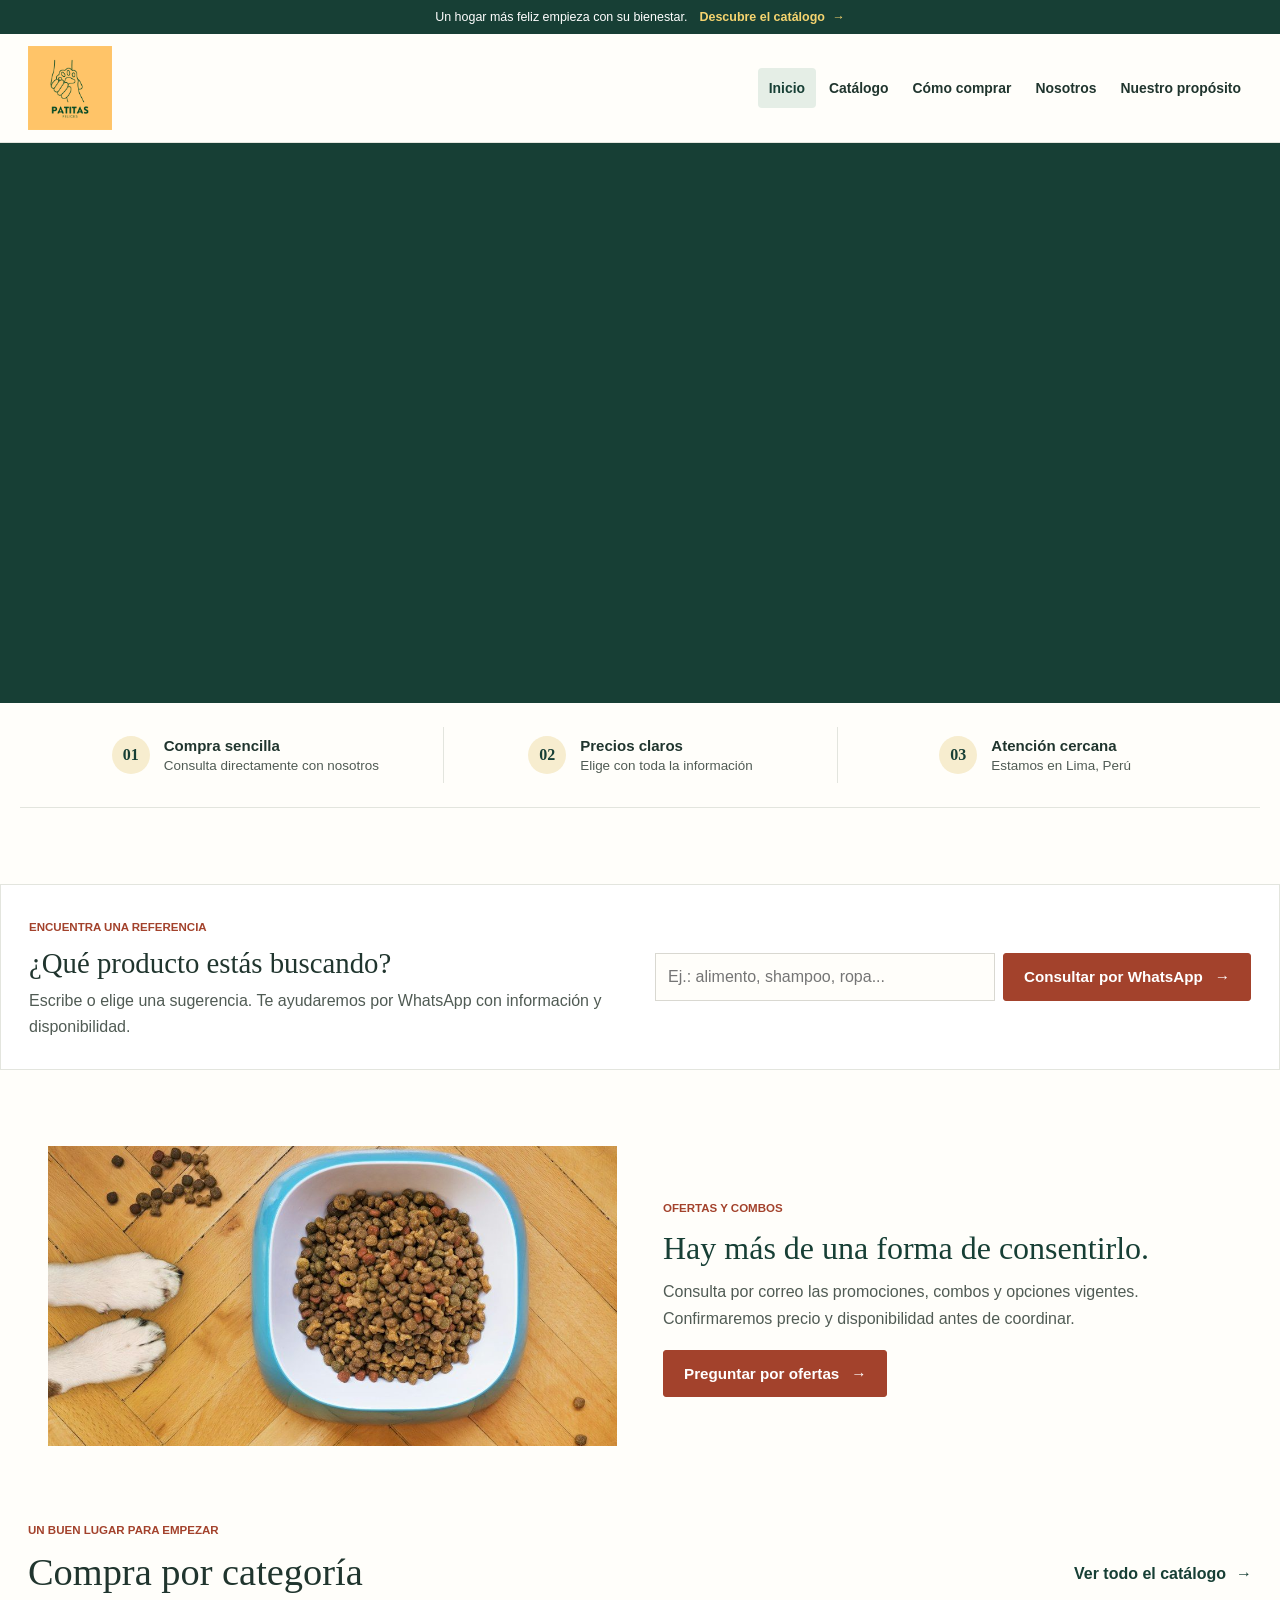
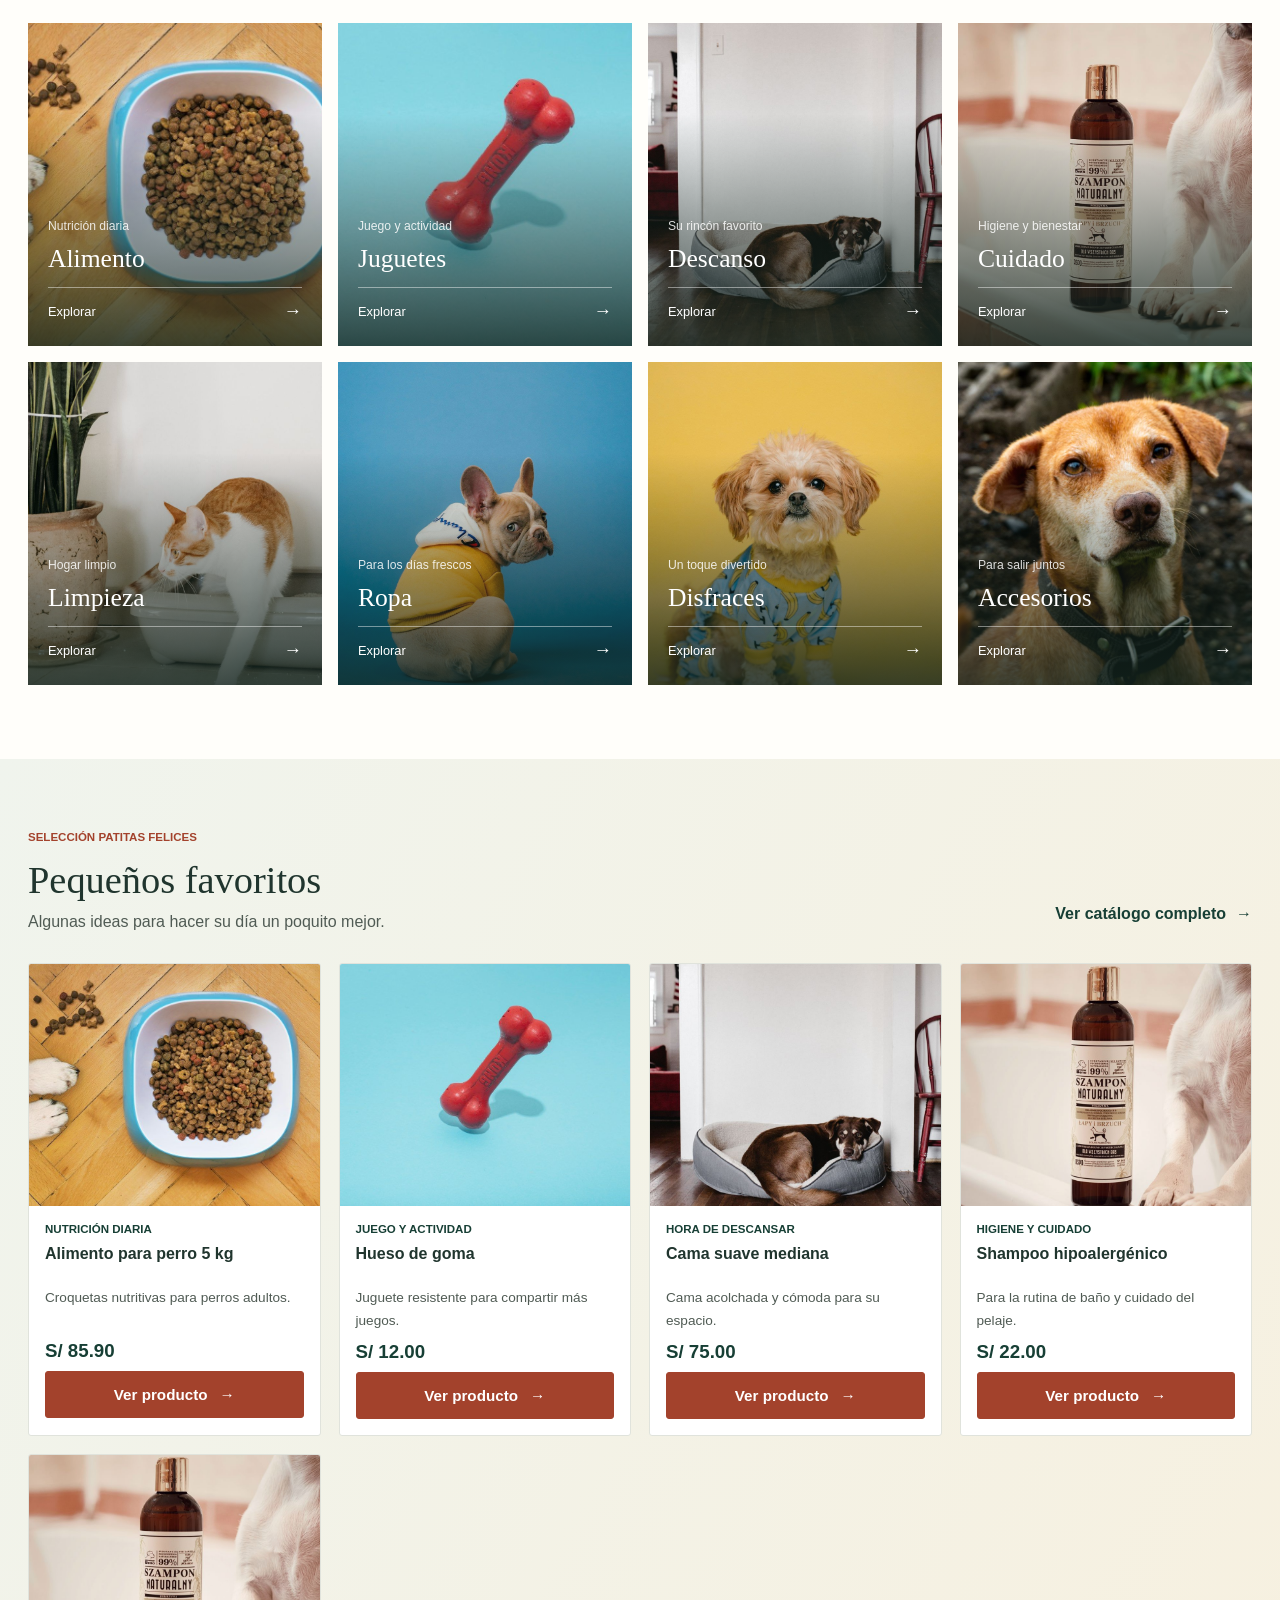
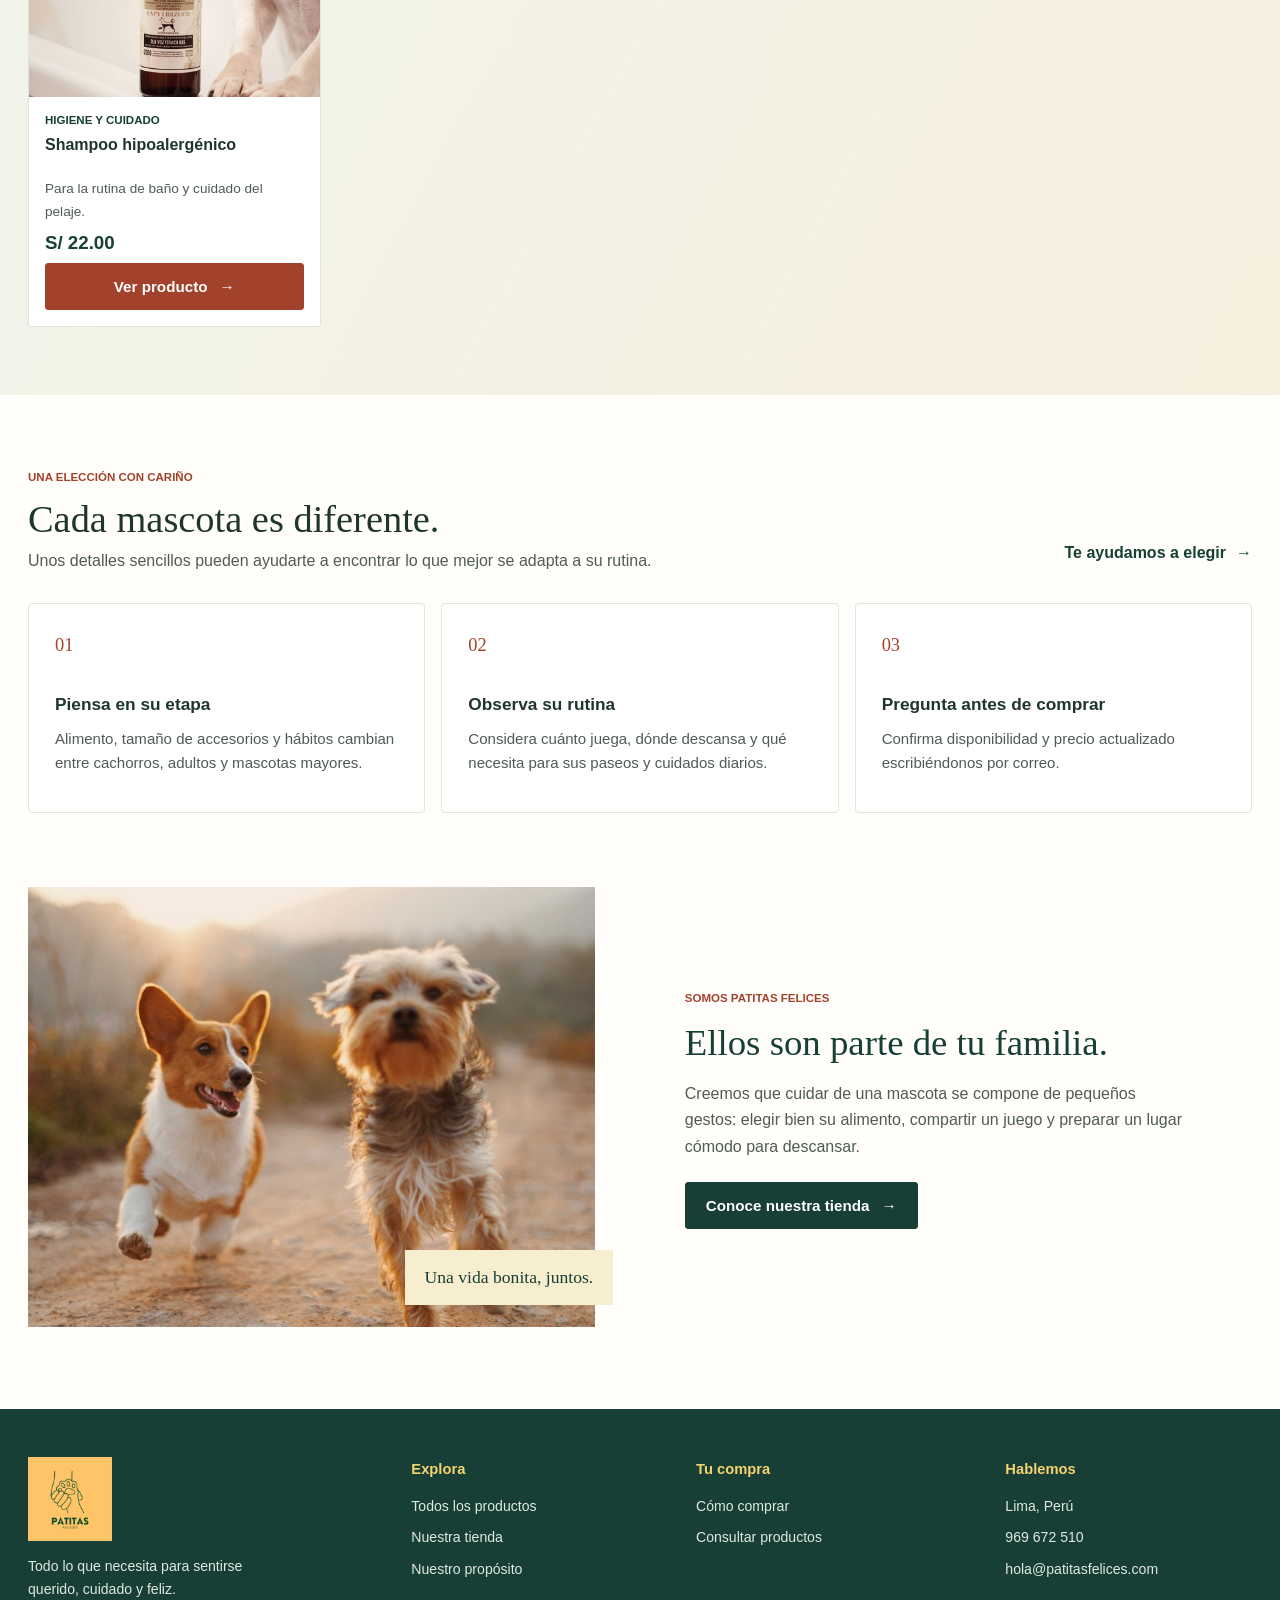
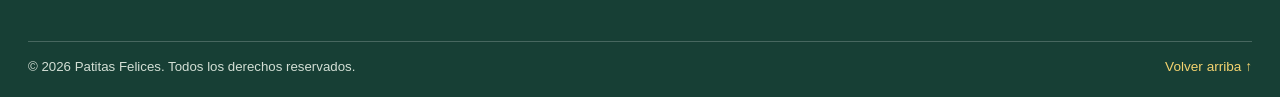
<file: index.html>
<!DOCTYPE html>
<html lang="es">
<head>
  <meta charset="UTF-8">
  <meta name="viewport" content="width=device-width, initial-scale=1">
  <meta name="theme-color" content="#173f35">
  <meta name="description" content="Alimento, juegos y productos de cuidado para tu mascota en Patitas Felices.">
  <title>Patitas Felices | Todo para su bienestar</title>
  <link rel="stylesheet" href="css/estilos.css">
</head>
<body id="top">
<div class="barra-aviso" role="region" aria-label="Aviso de la tienda"><span>Un hogar más feliz empieza con su bienestar.</span><a href="catalogo.html">Descubre el catálogo <span aria-hidden="true">→</span></a></div>
<header>
  <nav class="navbar" aria-label="Navegación principal">
    <a href="index.html" class="logo" aria-label="Patitas Felices, inicio"><img src="img/logo-small.png" alt="Patitas Felices"></a>
    <ul id="menu">
      <li><a href="index.html" class="activo" aria-current="page">Inicio</a></li>
      <li><a href="catalogo.html">Catálogo</a></li>
      <li><a href="como-comprar.html">Cómo comprar</a></li>
      <li><a href="nosotros.html">Nosotros</a></li>
      <li><a href="mision-vision.html">Nuestro propósito</a></li>
    </ul>
  </nav>
</header>
<main>
  <section class="slider" aria-label="Bienvenida">
    <div class="slide slide-perro activa" id="slide-inicio">
      <img class="slide-image" src="img/slider/slide-1-mobile.jpg" alt="Cachorro golden sentado con una hoja en la boca" width="750" height="1202" decoding="async" fetchpriority="high">
      <div class="hero-copy"><span class="sobretitulo">PATITAS FELICES · LIMA</span><h1>Su mundo merece lo mejor.</h1><p>Alimento, juego y cuidado para acompañar cada momento junto a tu mejor amigo.</p><a href="catalogo.html" class="btn">Explorar productos <span aria-hidden="true">→</span></a></div>
      <nav class="controles-slider" aria-label="Controles del slider"><a href="#slide-paseo" aria-label="Imagen anterior">← Anterior</a><a href="#slide-gato" aria-label="Siguiente imagen">Siguiente →</a></nav>
    </div>
    <div class="slide slide-gato" id="slide-gato">
      <img class="slide-image" src="img/slider/slide-2.jpg" alt="Gato blanco y negro con las patas apoyadas sobre una caja" width="1000" height="688" decoding="async" fetchpriority="low">
      <div class="hero-copy"><span class="sobretitulo">UN UNIVERSO FELINO</span><h1>Para cada ronroneo, un mimo.</h1><p>Descubre opciones para acompañar sus juegos, sus siestas y sus pequeños rituales de cada día.</p><a href="catalogo.html#accesorios" class="btn">Explorar productos para gatos <span aria-hidden="true">→</span></a></div>
      <nav class="controles-slider" aria-label="Controles del slider"><a href="#slide-inicio" aria-label="Imagen anterior">← Anterior</a><a href="#slide-paseo" aria-label="Siguiente imagen">Siguiente →</a></nav>
    </div>
    <div class="slide slide-paseo" id="slide-paseo">
      <img class="slide-image" src="img/slider/slide-3.jpg" alt="Dos perros caminando juntos al aire libre" width="1000" height="668" decoding="async" fetchpriority="low">
      <div class="hero-copy"><span class="sobretitulo">CUIDAR ES QUERER</span><h1>Bienestar para todos sus días.</h1><p>Encuentra alimento, accesorios y detalles que hacen más felices sus momentos contigo.</p><a href="catalogo.html" class="btn">Ver el catálogo <span aria-hidden="true">→</span></a></div>
      <nav class="controles-slider" aria-label="Controles del slider"><a href="#slide-gato" aria-label="Imagen anterior">← Anterior</a><a href="#slide-inicio" aria-label="Siguiente imagen">Siguiente →</a></nav>
    </div>
  </section>

  <section class="beneficios" aria-label="Nuestra tienda">
    <div><span aria-hidden="true">01</span><p><strong>Compra sencilla</strong><br>Consulta directamente con nosotros</p></div>
    <div><span aria-hidden="true">02</span><p><strong>Precios claros</strong><br>Elige con toda la información</p></div>
    <div><span aria-hidden="true">03</span><p><strong>Atención cercana</strong><br>Estamos en Lima, Perú</p></div>
  </section>

  <section class="contenedor buscador-portada" aria-labelledby="buscar-inicio-titulo"><div><span class="sobretitulo">ENCUENTRA UNA REFERENCIA</span><h2 id="buscar-inicio-titulo" class="titulo">¿Qué producto estás buscando?</h2><p>Escribe o elige una sugerencia. Te ayudaremos por WhatsApp con información y disponibilidad.</p></div><form action="https://wa.me/51969672510" method="get"><label class="solo-lectores" for="buscar-inicio">Producto o categoría</label><input id="buscar-inicio" name="text" type="search" list="sugerencias-inicio" placeholder="Ej.: alimento, shampoo, ropa..." required><datalist id="sugerencias-inicio"><option value="Alimento para perro"><option value="Alimento para gato"><option value="Hueso de goma"><option value="Arena sanitaria"><option value="Shampoo para perro"><option value="Cama para mascota"><option value="Rascador para gato"><option value="Ropa para perro"><option value="Disfraz para mascota"><option value="Collar para perro"></datalist><button class="btn" type="submit">Consultar por WhatsApp <span aria-hidden="true">→</span></button></form></section>

  <section class="contenedor ofertas-home" id="ofertas"><div class="ofertas-foto"><img src="img/productos/producto-1.jpg" alt="Alimento para mascotas servido en un plato" loading="lazy"></div><div class="ofertas-copy"><span class="sobretitulo">OFERTAS Y COMBOS</span><h2>Hay más de una forma de consentirlo.</h2><p>Consulta por correo las promociones, combos y opciones vigentes. Confirmaremos precio y disponibilidad antes de coordinar.</p><a class="btn" href="mailto:hola@patitasfelices.com?subject=Consulta%20por%20ofertas%20y%20combos">Preguntar por ofertas <span aria-hidden="true">→</span></a></div></section>

  <section class="contenedor seccion-categorias">
    <div class="encabezado-seccion"><div><span class="sobretitulo">UN BUEN LUGAR PARA EMPEZAR</span><h2 class="titulo">Compra por categoría</h2></div><a class="enlace-fuerte" href="catalogo.html">Ver todo el catálogo <span aria-hidden="true">→</span></a></div>
    <div class="categorias-grid">
      <a class="categoria categoria-alimento" href="catalogo.html#alimentos"><img src="img/productos/producto-1.jpg" alt="Alimento para perros" loading="lazy"><span class="categoria-copy"><small>Nutrición diaria</small><strong>Alimento</strong><span>Explorar <b aria-hidden="true">→</b></span></span></a>
      <a class="categoria categoria-juego" href="catalogo.html#juguetes"><img src="img/productos/producto-3.jpg" alt="Juguete para mascotas" loading="lazy"><span class="categoria-copy"><small>Juego y actividad</small><strong>Juguetes</strong><span>Explorar <b aria-hidden="true">→</b></span></span></a>
      <a class="categoria categoria-descanso" href="catalogo.html#descanso"><img src="img/productos/producto-cama.jpg" alt="Perro descansando en una cama" loading="lazy"><span class="categoria-copy"><small>Su rincón favorito</small><strong>Descanso</strong><span>Explorar <b aria-hidden="true">→</b></span></span></a>
      <a class="categoria categoria-cuidado" href="catalogo.html#cuidado"><img src="img/productos/producto-shampoo.jpg" alt="Shampoo para perro y rutina de baño" loading="lazy"><span class="categoria-copy"><small>Higiene y bienestar</small><strong>Cuidado</strong><span>Explorar <b aria-hidden="true">→</b></span></span></a>
      <a class="categoria categoria-limpieza" href="catalogo.html#limpieza"><img src="img/productos/producto-arena.jpg" alt="Gato usando una bandeja sanitaria" loading="lazy"><span class="categoria-copy"><small>Hogar limpio</small><strong>Limpieza</strong><span>Explorar <b aria-hidden="true">→</b></span></span></a>
      <a class="categoria categoria-ropa" href="catalogo.html#ropa"><img src="img/productos/producto-8.jpg" alt="Perro con ropa de abrigo" loading="lazy"><span class="categoria-copy"><small>Para los días frescos</small><strong>Ropa</strong><span>Explorar <b aria-hidden="true">→</b></span></span></a>
      <a class="categoria categoria-disfraces" href="catalogo.html#disfraces"><img src="img/productos/producto-disfraz.jpg" alt="Perro pequeño con pijama estampada" loading="lazy"><span class="categoria-copy"><small>Un toque divertido</small><strong>Disfraces</strong><span>Explorar <b aria-hidden="true">→</b></span></span></a>
      <a class="categoria categoria-accesorios" href="catalogo.html#accesorios"><img src="img/productos/producto-collar.jpg" alt="Perro usando un collar" loading="lazy"><span class="categoria-copy"><small>Para salir juntos</small><strong>Accesorios</strong><span>Explorar <b aria-hidden="true">→</b></span></span></a>
    </div>
  </section>

  <section class="franja-tienda">
    <div class="contenedor">
      <div class="encabezado-seccion"><div><span class="sobretitulo">SELECCIÓN PATITAS FELICES</span><h2 class="titulo">Pequeños favoritos</h2><p>Algunas ideas para hacer su día un poquito mejor.</p></div><a class="enlace-fuerte" href="catalogo.html">Ver catálogo completo <span aria-hidden="true">→</span></a></div>
      <div class="productos">
        <article class="producto"><a class="img-producto" href="catalogo.html#alimentos"><img src="img/productos/producto-1.jpg" alt="Alimento para perro de cinco kilos" loading="lazy"></a><p class="etiqueta-producto">Nutrición diaria</p><h3>Alimento para perro 5 kg</h3><p>Croquetas nutritivas para perros adultos.</p><p class="precio">S/ 85.90</p><a class="btn" href="catalogo.html#alimentos">Ver producto <span aria-hidden="true">→</span></a></article>
        <article class="producto"><a class="img-producto" href="catalogo.html#juguetes"><img src="img/productos/producto-3.jpg" alt="Hueso de goma para mascotas" loading="lazy"></a><p class="etiqueta-producto">Juego y actividad</p><h3>Hueso de goma</h3><p>Juguete resistente para compartir más juegos.</p><p class="precio">S/ 12.00</p><a class="btn" href="catalogo.html#juguetes">Ver producto <span aria-hidden="true">→</span></a></article>
        <article class="producto"><a class="img-producto" href="catalogo.html#descanso"><img src="img/productos/producto-cama.jpg" alt="Cama suave mediana para mascota" loading="lazy"></a><p class="etiqueta-producto">Hora de descansar</p><h3>Cama suave mediana</h3><p>Cama acolchada y cómoda para su espacio.</p><p class="precio">S/ 75.00</p><a class="btn" href="catalogo.html#descanso">Ver producto <span aria-hidden="true">→</span></a></article>
        <article class="producto"><a class="img-producto" href="catalogo.html#cuidado"><img src="img/productos/producto-shampoo.jpg" alt="Shampoo para perro junto a un perro" loading="lazy"></a><p class="etiqueta-producto">Higiene y cuidado</p><h3>Shampoo hipoalergénico</h3><p>Para la rutina de baño y cuidado del pelaje.</p><p class="precio">S/ 22.00</p><a class="btn" href="catalogo.html#cuidado">Ver producto <span aria-hidden="true">→</span></a></article>
        <article class="producto"><a class="img-producto" href="catalogo.html#cuidado"><img src="img/productos/producto-shampoo.jpg" alt="Shampoo para perro junto a un perro" loading="lazy"></a><p class="etiqueta-producto">Higiene y cuidado</p><h3>Shampoo hipoalergénico</h3><p>Para la rutina de baño y cuidado del pelaje.</p><p class="precio">S/ 22.00</p><a class="btn" href="catalogo.html#cuidado">Ver producto <span aria-hidden="true">→</span></a></article>
      </div>
    </div>
  </section>

  <section class="contenedor guia-rapida">
    <div class="encabezado-seccion"><div><span class="sobretitulo">UNA ELECCIÓN CON CARIÑO</span><h2 class="titulo">Cada mascota es diferente.</h2><p>Unos detalles sencillos pueden ayudarte a encontrar lo que mejor se adapta a su rutina.</p></div><a class="enlace-fuerte" href="como-comprar.html">Te ayudamos a elegir <span aria-hidden="true">→</span></a></div>
    <div class="tarjetas"><article class="tarjeta"><span aria-hidden="true">01</span><h3>Piensa en su etapa</h3><p>Alimento, tamaño de accesorios y hábitos cambian entre cachorros, adultos y mascotas mayores.</p></article><article class="tarjeta"><span aria-hidden="true">02</span><h3>Observa su rutina</h3><p>Considera cuánto juega, dónde descansa y qué necesita para sus paseos y cuidados diarios.</p></article><article class="tarjeta"><span aria-hidden="true">03</span><h3>Pregunta antes de comprar</h3><p>Confirma disponibilidad y precio actualizado escribiéndonos por correo.</p></article></div>
  </section>

  <section class="contenedor bloque-marca">
    <div class="bloque-marca-foto"><img src="img/slider/slide-3.jpg" alt="Una mascota disfrutando de un día al aire libre" loading="lazy"><span>Una vida bonita, juntos.</span></div>
    <div class="bloque-marca-copy"><span class="sobretitulo">SOMOS PATITAS FELICES</span><h2>Ellos son parte de tu familia.</h2><p>Creemos que cuidar de una mascota se compone de pequeños gestos: elegir bien su alimento, compartir un juego y preparar un lugar cómodo para descansar.</p><a class="btn btn-verde" href="nosotros.html">Conoce nuestra tienda <span aria-hidden="true">→</span></a></div>
  </section>
</main>
<footer>
  <div class="footer-cols">
    <div class="footer-marca"><a href="index.html" class="logo"><img src="img/logo-small.png" alt="Patitas Felices"></a><p>Todo lo que necesita para sentirse querido, cuidado y feliz.</p></div>
    <div><h3>Explora</h3><a href="catalogo.html">Todos los productos</a><a href="nosotros.html">Nuestra tienda</a><a href="mision-vision.html">Nuestro propósito</a></div>
    <div><h3>Tu compra</h3><a href="como-comprar.html">Cómo comprar</a><a href="catalogo.html">Consultar productos</a></div>
    <div><h3>Hablemos</h3><p>Lima, Perú</p><a href="tel:+51969672510">969 672 510</a><a href="mailto:hola@patitasfelices.com">hola@patitasfelices.com</a></div>
  </div>
  <div class="footer-base"><p class="copy">© 2026 Patitas Felices. Todos los derechos reservados.</p><a href="#top" class="volver-arriba">Volver arriba ↑</a></div>
</footer>
<script src="contacto.js" defer></script>
</body>
</html>
</file>
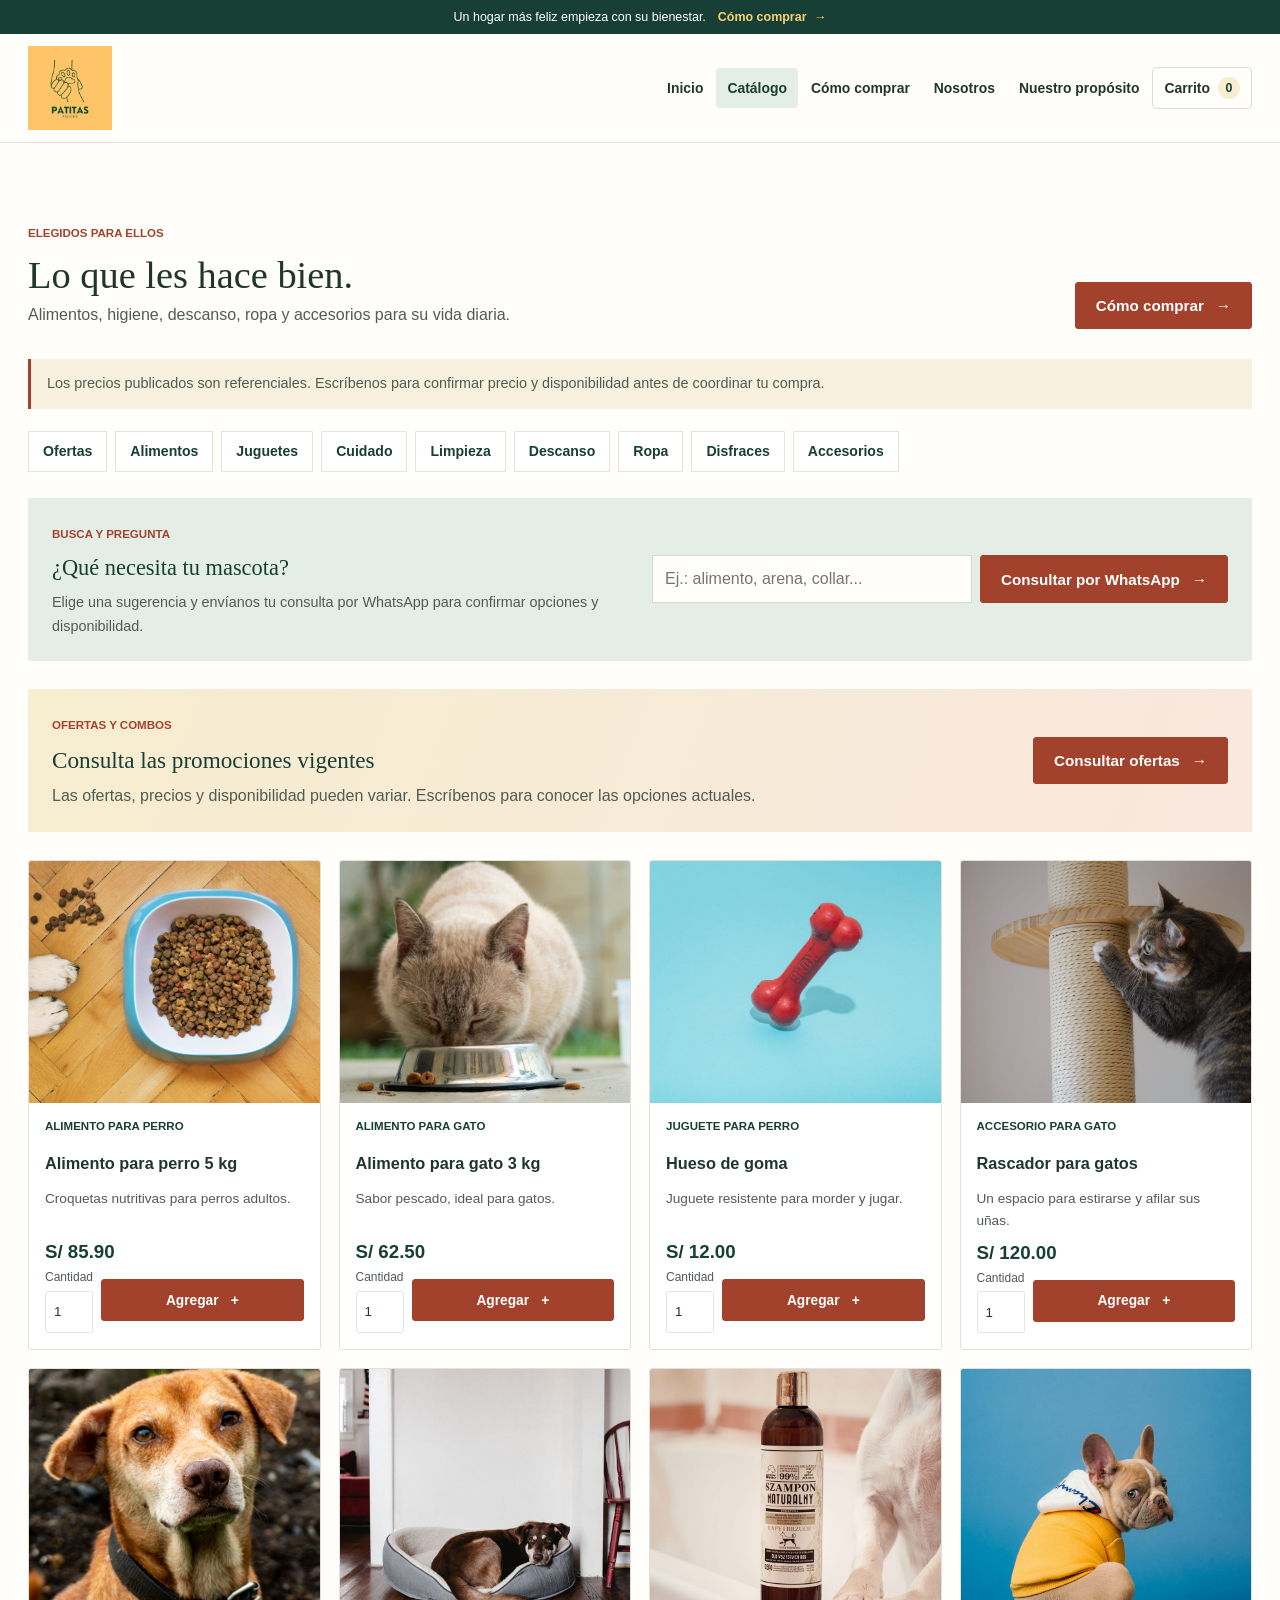
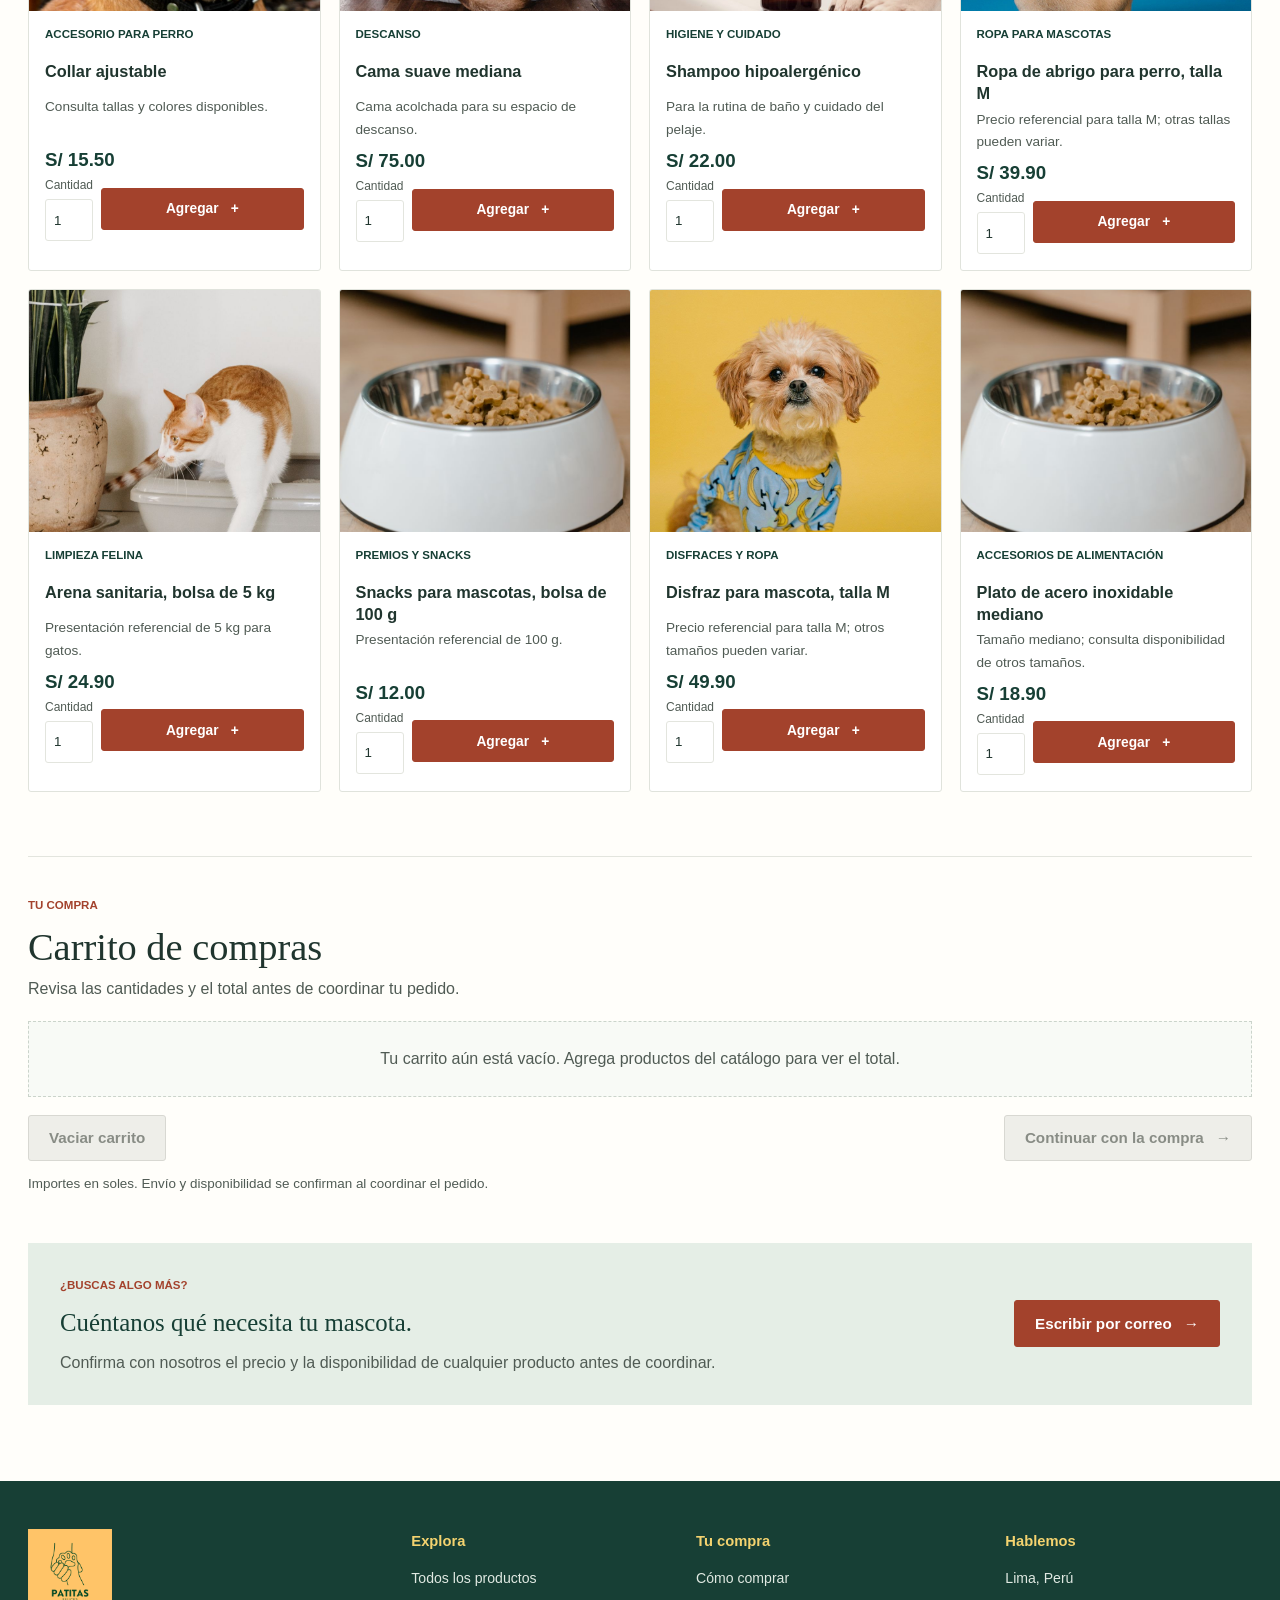
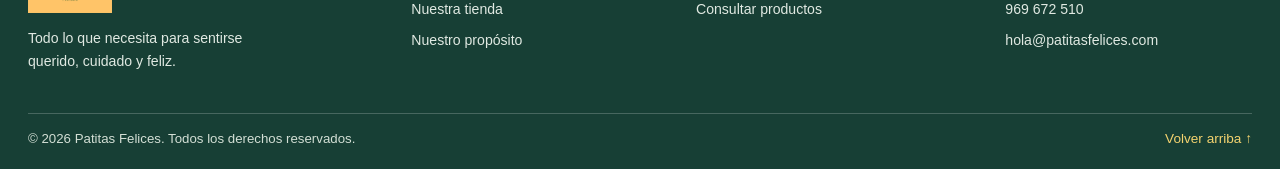
<file: catalogo.html>
<!DOCTYPE html>
<html lang="es">
<head>
  <meta charset="UTF-8">
  <meta name="viewport" content="width=device-width, initial-scale=1">
  <meta name="theme-color" content="#173f35">
  <meta name="description" content="Explora alimentos, juguetes y productos de cuidado para mascotas en Patitas Felices.">
  <title>Catálogo | Patitas Felices</title>
  <link rel="stylesheet" href="css/estilos.css">
</head>
<body id="top">
<div class="barra-aviso" role="region" aria-label="Aviso de la tienda"><span>Un hogar más feliz empieza con su bienestar.</span><a href="como-comprar.html">Cómo comprar <span aria-hidden="true">→</span></a></div>
<header><nav class="navbar" aria-label="Navegación principal">
  <a href="index.html" class="logo" aria-label="Patitas Felices, inicio"><img src="img/logo-small.png" alt="Patitas Felices"></a>
  <ul id="menu"><li><a href="index.html">Inicio</a></li><li><a href="catalogo.html" class="activo" aria-current="page">Catálogo</a></li><li><a href="como-comprar.html">Cómo comprar</a></li><li><a href="nosotros.html">Nosotros</a></li><li><a href="mision-vision.html">Nuestro propósito</a></li><li><a class="carrito" href="#carrito">Carrito <span id="contador-carrito" class="contador-carrito" aria-label="0 productos">0</span></a></li></ul>
</nav></header>
<main>
  <section class="contenedor">
    <div class="encabezado-catalogo"><div><span class="sobretitulo">ELEGIDOS PARA ELLOS</span><h1 class="titulo">Lo que les hace bien.</h1><p>Alimentos, higiene, descanso, ropa y accesorios para su vida diaria.</p></div><a class="btn" href="como-comprar.html">Cómo comprar <span aria-hidden="true">→</span></a></div>
    <p class="nota-catalogo">Los precios publicados son referenciales. Escríbenos para confirmar precio y disponibilidad antes de coordinar tu compra.</p>
    <nav class="filtros-estaticos" aria-label="Categorías del catálogo"><a href="#ofertas">Ofertas</a><a href="#alimentos">Alimentos</a><a href="#juguetes">Juguetes</a><a href="#cuidado">Cuidado</a><a href="#limpieza">Limpieza</a><a href="#descanso">Descanso</a><a href="#ropa">Ropa</a><a href="#disfraces">Disfraces</a><a href="#accesorios">Accesorios</a></nav>
    <section class="buscador-catalogo" aria-labelledby="buscador-titulo"><div><span class="sobretitulo">BUSCA Y PREGUNTA</span><h2 id="buscador-titulo">¿Qué necesita tu mascota?</h2><p>Elige una sugerencia y envíanos tu consulta por WhatsApp para confirmar opciones y disponibilidad.</p></div><form action="https://wa.me/51969672510" method="get"><label class="solo-lectores" for="buscar-producto">Nombre o tipo de producto</label><input id="buscar-producto" name="text" type="search" list="productos-sugeridos" placeholder="Ej.: alimento, arena, collar..." required><datalist id="productos-sugeridos"><option value="Alimento para perro"><option value="Alimento para gato"><option value="Snacks para mascotas"><option value="Arena sanitaria para gato"><option value="Shampoo para perro"><option value="Cama para mascota"><option value="Rascador para gato"><option value="Ropa para perro"><option value="Disfraz para mascota"><option value="Collar para perro"></datalist><button class="btn" type="submit">Consultar por WhatsApp <span aria-hidden="true">→</span></button></form></section>
    <section class="ofertas-catalogo" id="ofertas"><div><span class="sobretitulo">OFERTAS Y COMBOS</span><h2>Consulta las promociones vigentes</h2><p>Las ofertas, precios y disponibilidad pueden variar. Escríbenos para conocer las opciones actuales.</p></div><a class="btn" href="mailto:hola@patitasfelices.com?subject=Consulta%20por%20ofertas%20y%20combos">Consultar ofertas <span aria-hidden="true">→</span></a></section>
    <div class="productos">
      <article class="producto" id="alimentos"><div class="img-producto"><img src="img/productos/producto-1.jpg" alt="Alimento para perro 5 kg" loading="lazy"></div><p class="etiqueta-producto">Alimento para perro</p><h2>Alimento para perro 5 kg</h2><p>Croquetas nutritivas para perros adultos.</p><p class="precio">S/ 85.90</p><a class="btn" href="mailto:hola@patitasfelices.com?subject=Consulta%20por%20alimento%20para%20perro">Consultar producto <span aria-hidden="true">→</span></a></article>
      <article class="producto"><div class="img-producto"><img src="img/productos/producto-gato-comiendo.jpg" alt="Gato comiendo alimento de su plato" loading="lazy"></div><p class="etiqueta-producto">Alimento para gato</p><h2>Alimento para gato 3 kg</h2><p>Sabor pescado, ideal para gatos.</p><p class="precio">S/ 62.50</p><a class="btn" href="mailto:hola@patitasfelices.com?subject=Consulta%20por%20alimento%20para%20gato">Consultar producto <span aria-hidden="true">→</span></a></article>
      <article class="producto" id="juguetes"><div class="img-producto"><img src="img/productos/producto-3.jpg" alt="Hueso de goma rojo para perro" loading="lazy"></div><p class="etiqueta-producto">Juguete para perro</p><h2>Hueso de goma</h2><p>Juguete resistente para morder y jugar.</p><p class="precio">S/ 12.00</p><a class="btn" href="mailto:hola@patitasfelices.com?subject=Consulta%20por%20hueso%20de%20goma">Consultar producto <span aria-hidden="true">→</span></a></article>
      <article class="producto"><div class="img-producto"><img src="img/productos/producto-rascador.jpg" alt="Gato usando un rascador de cuerda" loading="lazy"></div><p class="etiqueta-producto">Accesorio para gato</p><h2>Rascador para gatos</h2><p>Un espacio para estirarse y afilar sus uñas.</p><p class="precio">S/ 120.00</p><a class="btn" href="mailto:hola@patitasfelices.com?subject=Consulta%20por%20rascador">Consultar producto <span aria-hidden="true">→</span></a></article>
      <article class="producto" id="accesorios"><div class="img-producto"><img src="img/productos/producto-collar.jpg" alt="Perro con collar ajustable" loading="lazy"></div><p class="etiqueta-producto">Accesorio para perro</p><h2>Collar ajustable</h2><p>Consulta tallas y colores disponibles.</p><p class="precio">S/ 15.50</p><a class="btn" href="mailto:hola@patitasfelices.com?subject=Consulta%20por%20collar%20para%20perro">Consultar producto <span aria-hidden="true">→</span></a></article>
      <article class="producto" id="descanso"><div class="img-producto"><img src="img/productos/producto-cama.jpg" alt="Perro descansando en una cama acolchada" loading="lazy"></div><p class="etiqueta-producto">Descanso</p><h2>Cama suave mediana</h2><p>Cama acolchada para su espacio de descanso.</p><p class="precio">S/ 75.00</p><a class="btn" href="mailto:hola@patitasfelices.com?subject=Consulta%20por%20cama%20suave">Consultar producto <span aria-hidden="true">→</span></a></article>
      <article class="producto" id="cuidado"><div class="img-producto"><img src="img/productos/producto-shampoo.jpg" alt="Frasco de shampoo para perro junto a un perro" loading="lazy"></div><p class="etiqueta-producto">Higiene y cuidado</p><h2>Shampoo hipoalergénico</h2><p>Para la rutina de baño y cuidado del pelaje.</p><p class="precio">S/ 22.00</p><a class="btn" href="mailto:hola@patitasfelices.com?subject=Consulta%20por%20shampoo">Consultar producto <span aria-hidden="true">→</span></a></article>
      <article class="producto" id="ropa"><div class="img-producto"><img src="img/productos/producto-8.jpg" alt="Perro usando una prenda amarilla" loading="lazy"></div><p class="etiqueta-producto">Ropa para mascotas</p><h2>Ropa de abrigo para perro, talla M</h2><p>Precio referencial para talla M; otras tallas pueden variar.</p><p class="precio">S/ 39.90</p><a class="btn" href="#carrito">Agregar al carrito <span aria-hidden="true">+</span></a></article>
      <article class="producto" id="limpieza"><div class="img-producto"><img src="img/productos/producto-arena.jpg" alt="Gato junto a su bandeja sanitaria" loading="lazy"></div><p class="etiqueta-producto">Limpieza felina</p><h2>Arena sanitaria, bolsa de 5 kg</h2><p>Presentación referencial de 5 kg para gatos.</p><p class="precio">S/ 24.90</p><a class="btn" href="#carrito">Agregar al carrito <span aria-hidden="true">+</span></a></article>
      <article class="producto"><div class="img-producto"><img src="img/productos/producto-snacks.jpg" alt="Premios de alimento seco para perros" loading="lazy"></div><p class="etiqueta-producto">Premios y snacks</p><h2>Snacks para mascotas, bolsa de 100 g</h2><p>Presentación referencial de 100 g.</p><p class="precio">S/ 12.00</p><a class="btn" href="#carrito">Agregar al carrito <span aria-hidden="true">+</span></a></article>
      <article class="producto" id="disfraces"><div class="img-producto"><img src="img/productos/producto-disfraz.jpg" alt="Perro pequeño usando pijama estampada" loading="lazy"></div><p class="etiqueta-producto">Disfraces y ropa</p><h2>Disfraz para mascota, talla M</h2><p>Precio referencial para talla M; otros tamaños pueden variar.</p><p class="precio">S/ 49.90</p><a class="btn" href="#carrito">Agregar al carrito <span aria-hidden="true">+</span></a></article>
      <article class="producto"><div class="img-producto"><img src="img/productos/producto-snacks.jpg" alt="Plato de acero inoxidable para mascotas" loading="lazy"></div><p class="etiqueta-producto">Accesorios de alimentación</p><h2>Plato de acero inoxidable mediano</h2><p>Tamaño mediano; consulta disponibilidad de otros tamaños.</p><p class="precio">S/ 18.90</p><a class="btn" href="#carrito">Agregar al carrito <span aria-hidden="true">+</span></a></article>
    </div>
    <section id="carrito" class="carrito-catalogo" aria-labelledby="carrito-titulo">
      <div class="encabezado-seccion"><div><span class="sobretitulo">TU COMPRA</span><h2 id="carrito-titulo" class="titulo">Carrito de compras</h2><p>Revisa las cantidades y el total antes de coordinar tu pedido.</p></div></div>
      <p id="carrito-vacio" class="carrito-vacio">Tu carrito aún está vacío. Agrega productos del catálogo para ver el total.</p>
      <div class="tabla-scroll"><table id="tabla-carrito" class="tabla tabla-carrito" hidden>
        <thead><tr><th scope="col">Producto</th><th scope="col">Precio</th><th scope="col">Cantidad</th><th scope="col">Subtotal</th><th scope="col"><span class="solo-lectores">Acciones</span></th></tr></thead>
        <tbody id="carrito-productos"></tbody>
        <tfoot><tr class="fila-total"><th colspan="3" scope="row">Total</th><td id="carrito-total">S/ 0.00</td><td></td></tr></tfoot>
      </table></div>
      <div class="acciones-carrito"><button id="vaciar-carrito" class="btn btn-gris" type="button" disabled>Vaciar carrito</button><button id="finalizar-carrito" class="btn btn-verde" type="button" disabled>Continuar con la compra <span aria-hidden="true">→</span></button></div>
      <form id="formulario-pedido" class="formulario-pedido" hidden>
        <div class="formulario-pedido-intro"><h3>Datos para coordinar tu pedido</h3><p>Te contactaremos para confirmar disponibilidad, envío y pago antes de cerrar la compra.</p></div>
        <label for="cliente-nombre">Nombre completo</label><input id="cliente-nombre" name="nombre" type="text" autocomplete="name" maxlength="100" required>
        <label for="cliente-telefono">Teléfono de contacto</label><input id="cliente-telefono" name="telefono" type="tel" autocomplete="tel" inputmode="tel" pattern="[0-9()+ -]{7,20}" title="Ingresa un teléfono válido, usando números, espacios o +()-." required>
        <label for="cliente-correo">Correo electrónico <span>(opcional)</span></label><input id="cliente-correo" name="correo" type="email" autocomplete="email">
        <label for="metodo-entrega">¿Cómo deseas recibirlo?</label><select id="metodo-entrega" name="entrega" required><option value="">Selecciona una opción</option><option value="Recojo en tienda">Recojo en tienda</option><option value="Envío a domicilio">Envío a domicilio</option></select>
        <fieldset id="datos-direccion" class="datos-direccion" hidden><legend>Dirección de entrega</legend><label for="cliente-direccion">Dirección</label><input id="cliente-direccion" name="direccion" type="text" autocomplete="street-address" maxlength="180"><label for="cliente-distrito">Distrito</label><input id="cliente-distrito" name="distrito" type="text" autocomplete="address-level2" maxlength="80"></fieldset>
        <label for="metodo-pago">Método de pago preferido</label><select id="metodo-pago" name="pago" required><option value="">Selecciona una opción</option><option value="Por coordinar con la tienda">Por coordinar con la tienda</option><option value="Transferencia (sujeta a confirmación)">Transferencia (sujeta a confirmación)</option><option value="Otro (detallado en observaciones)">Otro (detallado en observaciones)</option></select>
        <label for="pedido-notas">Indicaciones <span>(opcional)</span></label><textarea id="pedido-notas" name="indicaciones" rows="3" maxlength="400" placeholder="Referencias de entrega u otra información"></textarea>
        <p class="aviso-pedido">El total mostrado no incluye envío. La tienda confirmará existencias, importe final y forma de pago por WhatsApp; completar este formulario no realiza un cobro.</p>
        <button class="btn btn-verde" type="submit">Enviar solicitud de pedido por WhatsApp <span aria-hidden="true">→</span></button>
      </form>
      <p class="nota-total">Importes en soles. Envío y disponibilidad se confirman al coordinar el pedido.</p>
      <p id="carrito-anuncio" class="solo-lectores" aria-live="polite"></p>
    </section>
    <section class="consulta-catalogo" aria-labelledby="consulta-title"><div><span class="sobretitulo">¿BUSCAS ALGO MÁS?</span><h2 id="consulta-title">Cuéntanos qué necesita tu mascota.</h2><p>Confirma con nosotros el precio y la disponibilidad de cualquier producto antes de coordinar.</p></div><a class="btn" href="mailto:hola@patitasfelices.com?subject=Consulta%20sobre%20productos">Escribir por correo <span aria-hidden="true">→</span></a></section>
  </section>
</main>
<footer><div class="footer-cols">
  <div class="footer-marca"><a href="index.html" class="logo"><img src="img/logo-small.png" alt="Patitas Felices"></a><p>Todo lo que necesita para sentirse querido, cuidado y feliz.</p></div>
  <div><h3>Explora</h3><a href="catalogo.html">Todos los productos</a><a href="nosotros.html">Nuestra tienda</a><a href="mision-vision.html">Nuestro propósito</a></div>
  <div><h3>Tu compra</h3><a href="como-comprar.html">Cómo comprar</a><a href="catalogo.html">Consultar productos</a></div>
  <div><h3>Hablemos</h3><p>Lima, Perú</p><a href="tel:+51969672510">969 672 510</a><a href="mailto:hola@patitasfelices.com">hola@patitasfelices.com</a></div>
</div><div class="footer-base"><p class="copy">© 2026 Patitas Felices. Todos los derechos reservados.</p><a href="#top" class="volver-arriba">Volver arriba ↑</a></div></footer>
<script src="carrito.js" defer></script>
<script src="contacto.js" defer></script>
</body>
</html>
</file>
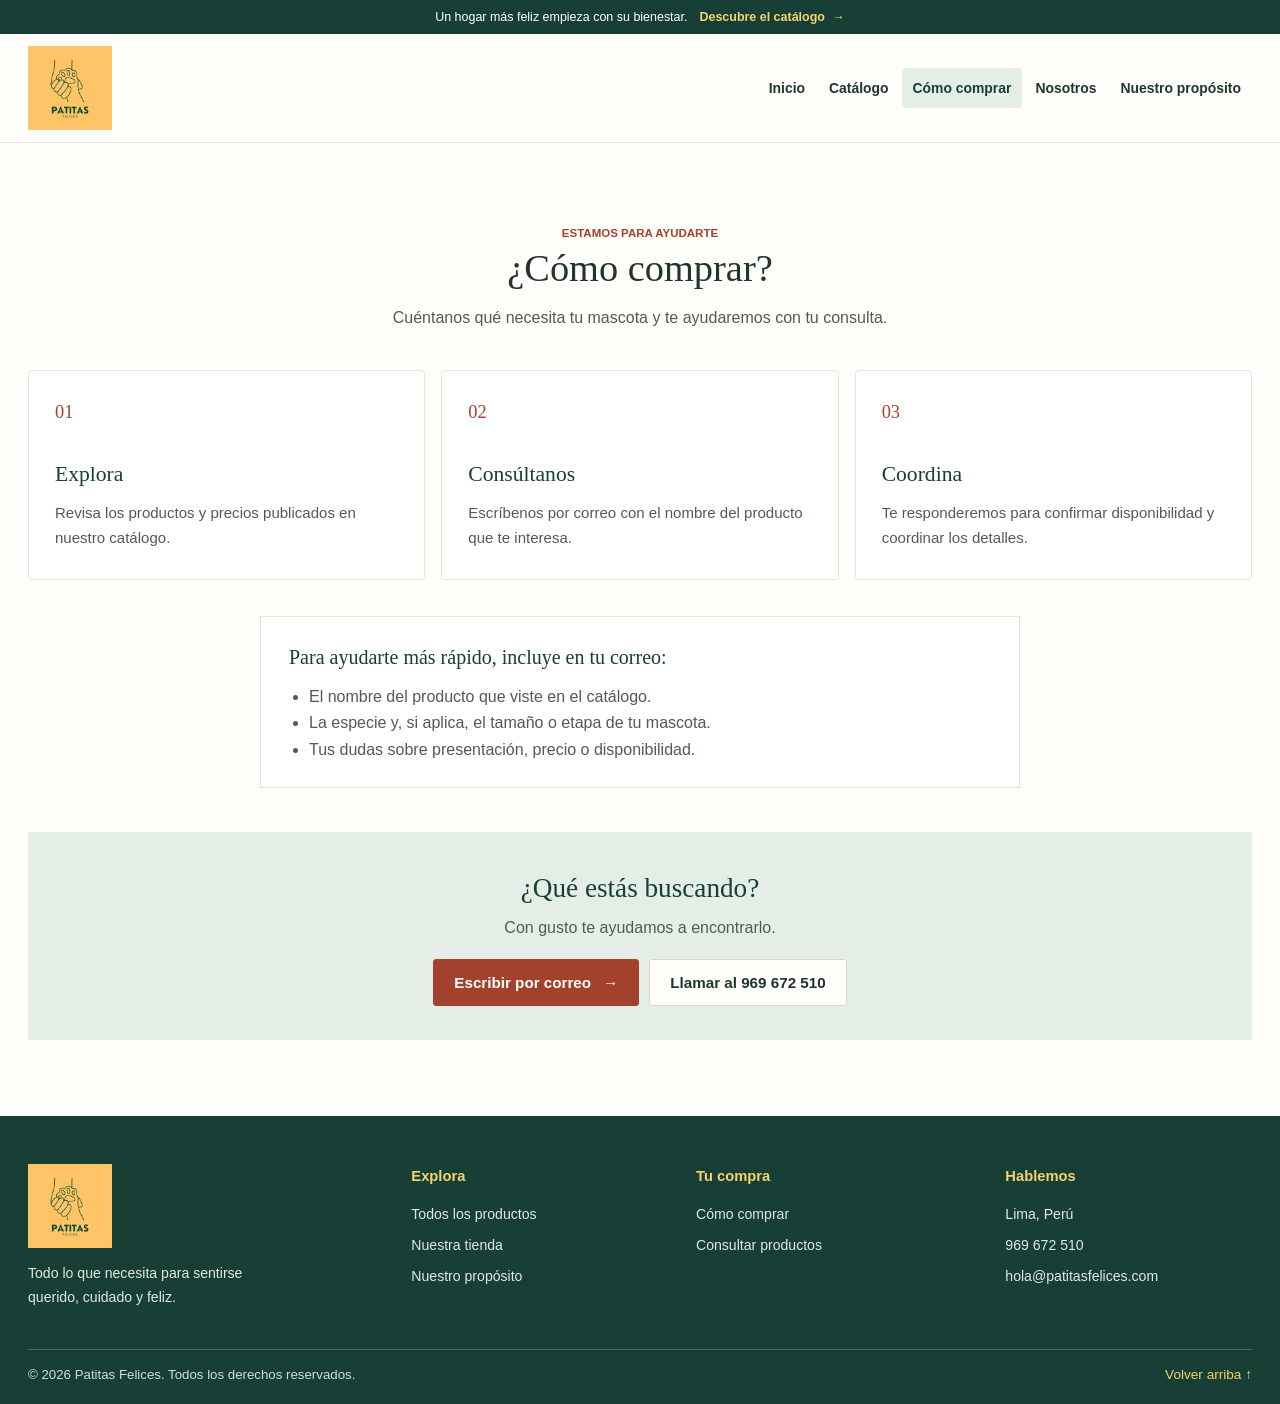
<file: como-comprar.html>
<!DOCTYPE html>
<html lang="es">
<head>
  <meta charset="UTF-8">
  <meta name="viewport" content="width=device-width, initial-scale=1">
  <meta name="theme-color" content="#173f35">
  <meta name="description" content="Consulta y solicita productos de Patitas Felices por correo o teléfono.">
  <title>Cómo comprar | Patitas Felices</title>
  <link rel="stylesheet" href="css/estilos.css">
</head>
<body id="top">
<div class="barra-aviso" role="region" aria-label="Aviso de la tienda"><span>Un hogar más feliz empieza con su bienestar.</span><a href="catalogo.html">Descubre el catálogo <span aria-hidden="true">→</span></a></div>
<header><nav class="navbar" aria-label="Navegación principal">
  <a href="index.html" class="logo" aria-label="Patitas Felices, inicio"><img src="img/logo-small.png" alt="Patitas Felices"></a>
  <ul id="menu"><li><a href="index.html">Inicio</a></li><li><a href="catalogo.html">Catálogo</a></li><li><a href="como-comprar.html" class="activo" aria-current="page">Cómo comprar</a></li><li><a href="nosotros.html">Nosotros</a></li><li><a href="mision-vision.html">Nuestro propósito</a></li></ul>
</nav></header>
<main>
  <section class="contenedor">
    <div class="seccion-intro"><span class="sobretitulo">ESTAMOS PARA AYUDARTE</span><h1 class="titulo">¿Cómo comprar?</h1><p>Cuéntanos qué necesita tu mascota y te ayudaremos con tu consulta.</p></div>
    <div class="tarjetas pasos-compra"><article class="tarjeta"><span aria-hidden="true">01</span><h2>Explora</h2><p>Revisa los productos y precios publicados en nuestro catálogo.</p></article><article class="tarjeta"><span aria-hidden="true">02</span><h2>Consúltanos</h2><p>Escríbenos por correo con el nombre del producto que te interesa.</p></article><article class="tarjeta"><span aria-hidden="true">03</span><h2>Coordina</h2><p>Te responderemos para confirmar disponibilidad y coordinar los detalles.</p></article></div>
    <div class="datos-consulta"><h2>Para ayudarte más rápido, incluye en tu correo:</h2><ul><li>El nombre del producto que viste en el catálogo.</li><li>La especie y, si aplica, el tamaño o etapa de tu mascota.</li><li>Tus dudas sobre presentación, precio o disponibilidad.</li></ul></div>
    <div class="contacto-compra"><h2>¿Qué estás buscando?</h2><p>Con gusto te ayudamos a encontrarlo.</p><div><a class="btn" href="mailto:hola@patitasfelices.com?subject=Consulta%20de%20compra">Escribir por correo <span aria-hidden="true">→</span></a><a class="btn btn-gris" href="tel:+51969672510">Llamar al 969 672 510</a></div></div>
  </section>
</main>
<footer><div class="footer-cols">
  <div class="footer-marca"><a href="index.html" class="logo"><img src="img/logo-small.png" alt="Patitas Felices"></a><p>Todo lo que necesita para sentirse querido, cuidado y feliz.</p></div>
  <div><h3>Explora</h3><a href="catalogo.html">Todos los productos</a><a href="nosotros.html">Nuestra tienda</a><a href="mision-vision.html">Nuestro propósito</a></div>
  <div><h3>Tu compra</h3><a href="como-comprar.html">Cómo comprar</a><a href="catalogo.html">Consultar productos</a></div>
  <div><h3>Hablemos</h3><p>Lima, Perú</p><a href="tel:+51969672510">969 672 510</a><a href="mailto:hola@patitasfelices.com">hola@patitasfelices.com</a></div>
</div><div class="footer-base"><p class="copy">© 2026 Patitas Felices. Todos los derechos reservados.</p><a href="#top" class="volver-arriba">Volver arriba ↑</a></div></footer>
<script src="contacto.js" defer></script>
</body>
</html>
</file>
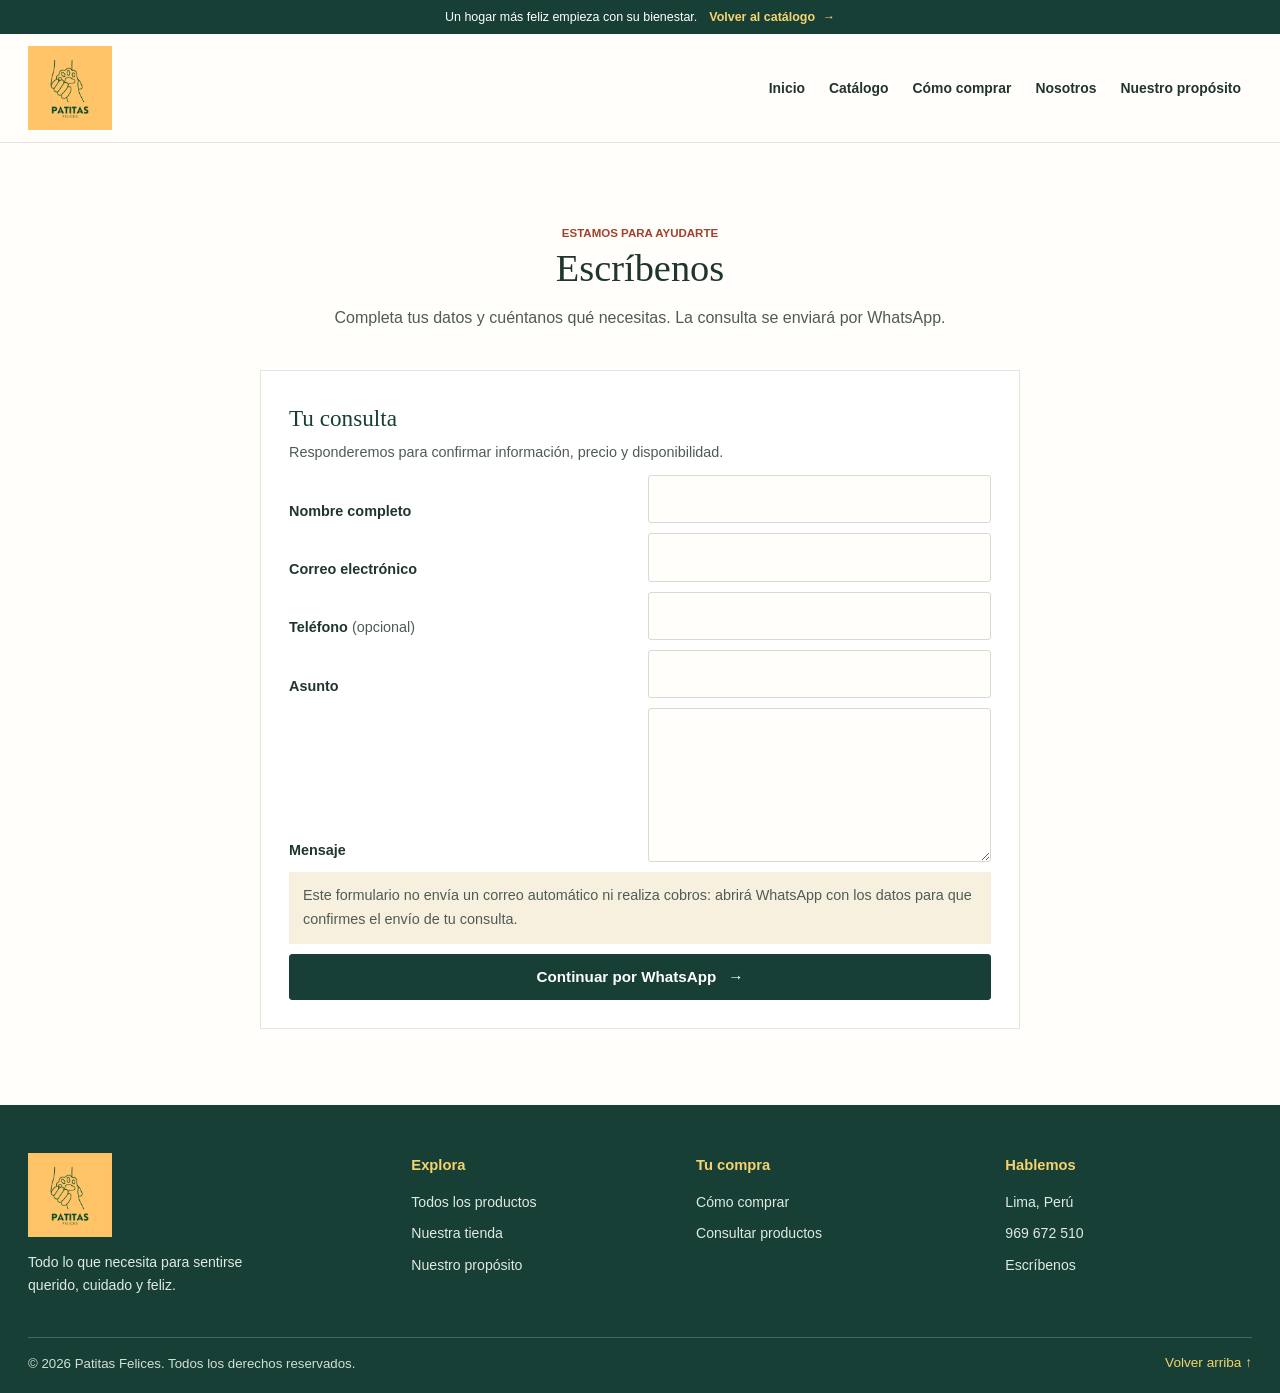
<file: contacto.html>
<!DOCTYPE html>
<html lang="es">
<head>
  <meta charset="UTF-8">
  <meta name="viewport" content="width=device-width, initial-scale=1">
  <meta name="theme-color" content="#173f35">
  <meta name="description" content="Escribe a Patitas Felices para consultar por productos, ofertas y compras.">
  <title>Contacto | Patitas Felices</title>
  <link rel="stylesheet" href="css/estilos.css">
</head>
<body id="top">
<div class="barra-aviso" role="region" aria-label="Aviso de la tienda"><span>Un hogar más feliz empieza con su bienestar.</span><a href="catalogo.html">Volver al catálogo <span aria-hidden="true">→</span></a></div>
<header><nav class="navbar" aria-label="Navegación principal">
  <a href="index.html" class="logo" aria-label="Patitas Felices, inicio"><img src="img/logo-small.png" alt="Patitas Felices"></a>
  <ul id="menu"><li><a href="index.html">Inicio</a></li><li><a href="catalogo.html">Catálogo</a></li><li><a href="como-comprar.html">Cómo comprar</a></li><li><a href="nosotros.html">Nosotros</a></li><li><a href="mision-vision.html">Nuestro propósito</a></li></ul>
</nav></header>
<main>
  <section class="contenedor">
    <div class="seccion-intro"><span class="sobretitulo">ESTAMOS PARA AYUDARTE</span><h1 class="titulo">Escríbenos</h1><p>Completa tus datos y cuéntanos qué necesitas. La consulta se enviará por WhatsApp.</p></div>
    <form id="formulario-contacto" class="formulario-contacto">
      <div class="contacto-intro"><h2>Tu consulta</h2><p>Responderemos para confirmar información, precio y disponibilidad.</p></div>
      <label for="contacto-nombre">Nombre completo</label><input id="contacto-nombre" name="nombre" type="text" autocomplete="name" maxlength="100" required>
      <label for="contacto-correo">Correo electrónico</label><input id="contacto-correo" name="correo" type="email" autocomplete="email" maxlength="150" required>
      <label for="contacto-telefono">Teléfono <span>(opcional)</span></label><input id="contacto-telefono" name="telefono" type="tel" autocomplete="tel" inputmode="tel" pattern="[0-9()+ -]{7,20}" title="Ingresa un teléfono válido, usando números, espacios o +()-." maxlength="20">
      <label for="contacto-tema">Asunto</label><input id="contacto-tema" name="tema" type="text" maxlength="120" required>
      <label for="contacto-mensaje">Mensaje</label><textarea id="contacto-mensaje" name="mensaje" rows="5" maxlength="1000" required></textarea>
      <p class="contacto-aviso">Este formulario no envía un correo automático ni realiza cobros: abrirá WhatsApp con los datos para que confirmes el envío de tu consulta.</p>
      <button class="btn btn-verde" type="submit">Continuar por WhatsApp <span aria-hidden="true">→</span></button>
      <p id="contacto-estado" class="contacto-estado" role="status" hidden></p>
    </form>
  </section>
</main>
<footer><div class="footer-cols">
  <div class="footer-marca"><a href="index.html" class="logo"><img src="img/logo-small.png" alt="Patitas Felices"></a><p>Todo lo que necesita para sentirse querido, cuidado y feliz.</p></div>
  <div><h3>Explora</h3><a href="catalogo.html">Todos los productos</a><a href="nosotros.html">Nuestra tienda</a><a href="mision-vision.html">Nuestro propósito</a></div>
  <div><h3>Tu compra</h3><a href="como-comprar.html">Cómo comprar</a><a href="catalogo.html">Consultar productos</a></div>
  <div><h3>Hablemos</h3><p>Lima, Perú</p><a href="tel:+51969672510">969 672 510</a><a href="contacto.html?tema=Consulta%20general">Escríbenos</a></div>
</div><div class="footer-base"><p class="copy">© 2026 Patitas Felices. Todos los derechos reservados.</p><a href="#top" class="volver-arriba">Volver arriba ↑</a></div></footer>
<script src="contacto.js" defer></script>
</body>
</html>
</file>
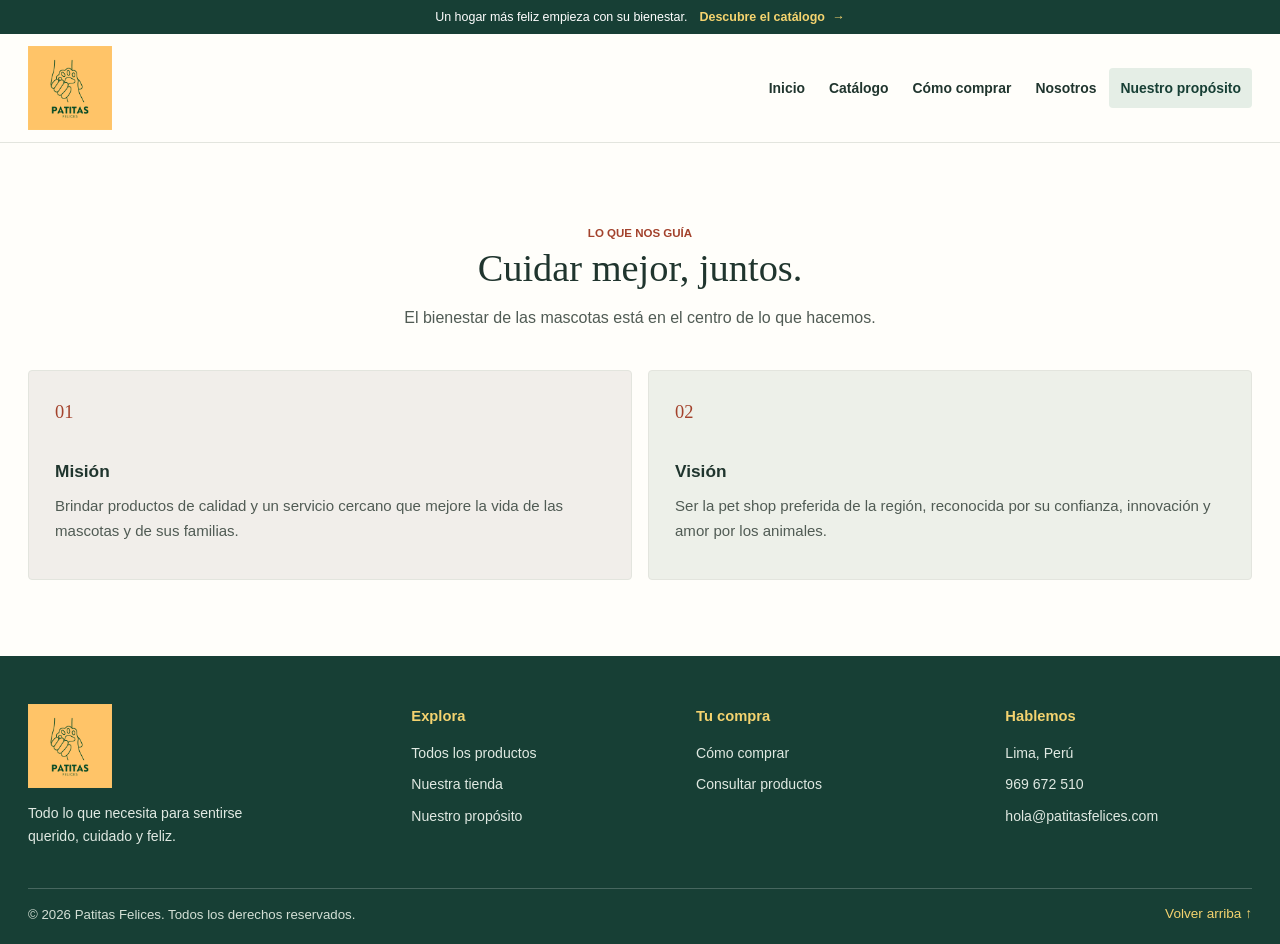
<file: mision-vision.html>
<!DOCTYPE html>
<html lang="es">
<head>
  <meta charset="UTF-8">
  <meta name="viewport" content="width=device-width, initial-scale=1">
  <meta name="theme-color" content="#173f35">
  <meta name="description" content="Conoce la misión y visión de Patitas Felices.">
  <title>Nuestro propósito | Patitas Felices</title>
  <link rel="stylesheet" href="css/estilos.css">
</head>
<body id="top">
<div class="barra-aviso" role="region" aria-label="Aviso de la tienda"><span>Un hogar más feliz empieza con su bienestar.</span><a href="catalogo.html">Descubre el catálogo <span aria-hidden="true">→</span></a></div>
<header><nav class="navbar" aria-label="Navegación principal">
  <a href="index.html" class="logo" aria-label="Patitas Felices, inicio"><img src="img/logo-small.png" alt="Patitas Felices"></a>
  <ul id="menu"><li><a href="index.html">Inicio</a></li><li><a href="catalogo.html">Catálogo</a></li><li><a href="como-comprar.html">Cómo comprar</a></li><li><a href="nosotros.html">Nosotros</a></li><li><a href="mision-vision.html" class="activo" aria-current="page">Nuestro propósito</a></li></ul>
</nav></header>
<main>
  <section class="contenedor">
    <div class="seccion-intro"><span class="sobretitulo">LO QUE NOS GUÍA</span><h1 class="titulo">Cuidar mejor, juntos.</h1><p>El bienestar de las mascotas está en el centro de lo que hacemos.</p></div>
    <div class="tarjetas"><article class="tarjeta tarjeta-mision"><span aria-hidden="true">01</span><h2>Misión</h2><p>Brindar productos de calidad y un servicio cercano que mejore la vida de las mascotas y de sus familias.</p></article><article class="tarjeta tarjeta-vision"><span aria-hidden="true">02</span><h2>Visión</h2><p>Ser la pet shop preferida de la región, reconocida por su confianza, innovación y amor por los animales.</p></article></div>
  </section>
</main>
<footer><div class="footer-cols">
  <div class="footer-marca"><a href="index.html" class="logo"><img src="img/logo-small.png" alt="Patitas Felices"></a><p>Todo lo que necesita para sentirse querido, cuidado y feliz.</p></div>
  <div><h3>Explora</h3><a href="catalogo.html">Todos los productos</a><a href="nosotros.html">Nuestra tienda</a><a href="mision-vision.html">Nuestro propósito</a></div>
  <div><h3>Tu compra</h3><a href="como-comprar.html">Cómo comprar</a><a href="catalogo.html">Consultar productos</a></div>
  <div><h3>Hablemos</h3><p>Lima, Perú</p><a href="tel:+51969672510">969 672 510</a><a href="mailto:hola@patitasfelices.com">hola@patitasfelices.com</a></div>
</div><div class="footer-base"><p class="copy">© 2026 Patitas Felices. Todos los derechos reservados.</p><a href="#top" class="volver-arriba">Volver arriba ↑</a></div></footer>
<script src="contacto.js" defer></script>
</body>
</html>
</file>
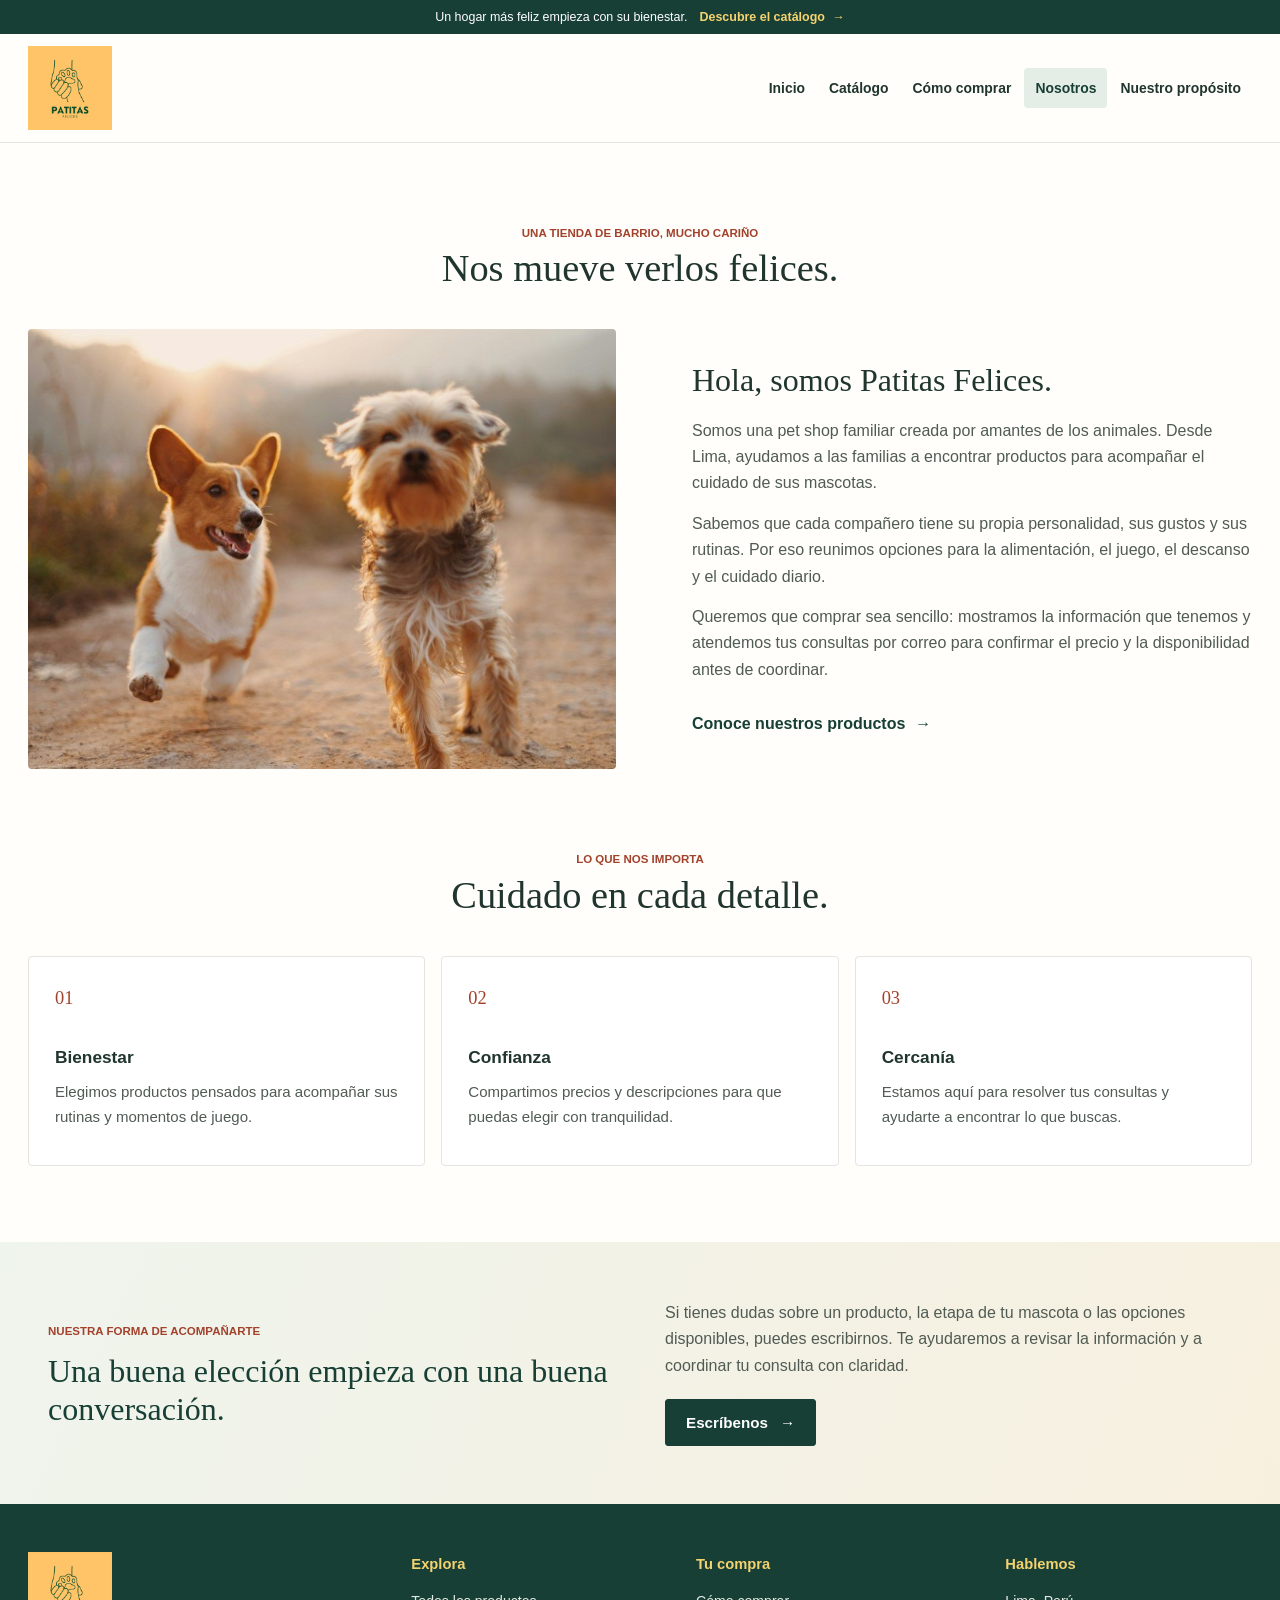
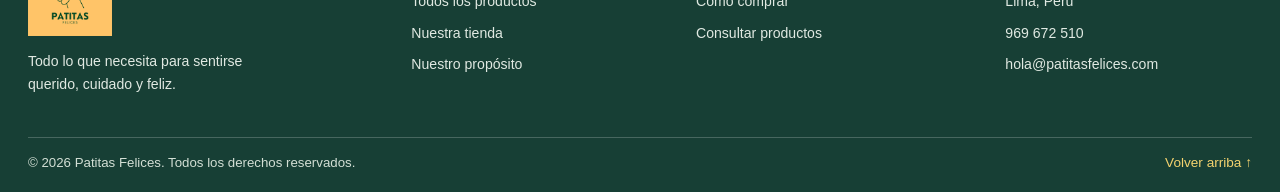
<file: nosotros.html>
<!DOCTYPE html>
<html lang="es">
<head>
  <meta charset="UTF-8">
  <meta name="viewport" content="width=device-width, initial-scale=1">
  <meta name="theme-color" content="#173f35">
  <meta name="description" content="Conoce Patitas Felices, una tienda para quienes aman y cuidan a sus mascotas.">
  <title>Nosotros | Patitas Felices</title>
  <link rel="stylesheet" href="css/estilos.css">
</head>
<body id="top">
<div class="barra-aviso" role="region" aria-label="Aviso de la tienda"><span>Un hogar más feliz empieza con su bienestar.</span><a href="catalogo.html">Descubre el catálogo <span aria-hidden="true">→</span></a></div>
<header><nav class="navbar" aria-label="Navegación principal">
  <a href="index.html" class="logo" aria-label="Patitas Felices, inicio"><img src="img/logo-small.png" alt="Patitas Felices"></a>
  <ul id="menu"><li><a href="index.html">Inicio</a></li><li><a href="catalogo.html">Catálogo</a></li><li><a href="como-comprar.html">Cómo comprar</a></li><li><a href="nosotros.html" class="activo" aria-current="page">Nosotros</a></li><li><a href="mision-vision.html">Nuestro propósito</a></li></ul>
</nav></header>
<main>
  <section class="contenedor">
    <div class="seccion-intro"><span class="sobretitulo">UNA TIENDA DE BARRIO, MUCHO CARIÑO</span><h1 class="titulo">Nos mueve verlos felices.</h1></div>
    <div class="bloque">
      <img class="imagen-historia" src="img/slider/slide-3.jpg" alt="Una mascota disfrutando de un día al aire libre" loading="lazy">
      <div class="historia-copy"><h2>Hola, somos Patitas Felices.</h2><p>Somos una pet shop familiar creada por amantes de los animales. Desde Lima, ayudamos a las familias a encontrar productos para acompañar el cuidado de sus mascotas.</p><p>Sabemos que cada compañero tiene su propia personalidad, sus gustos y sus rutinas. Por eso reunimos opciones para la alimentación, el juego, el descanso y el cuidado diario.</p><p>Queremos que comprar sea sencillo: mostramos la información que tenemos y atendemos tus consultas por correo para confirmar el precio y la disponibilidad antes de coordinar.</p><a href="catalogo.html" class="enlace-fuerte">Conoce nuestros productos <span aria-hidden="true">→</span></a></div>
    </div>
  </section>
  <section class="contenedor">
    <div class="seccion-intro"><span class="sobretitulo">LO QUE NOS IMPORTA</span><h2 class="titulo">Cuidado en cada detalle.</h2></div>
    <div class="tarjetas"><article class="tarjeta"><span aria-hidden="true">01</span><h3>Bienestar</h3><p>Elegimos productos pensados para acompañar sus rutinas y momentos de juego.</p></article><article class="tarjeta"><span aria-hidden="true">02</span><h3>Confianza</h3><p>Compartimos precios y descripciones para que puedas elegir con tranquilidad.</p></article><article class="tarjeta"><span aria-hidden="true">03</span><h3>Cercanía</h3><p>Estamos aquí para resolver tus consultas y ayudarte a encontrar lo que buscas.</p></article></div>
  </section>
  <section class="franja-historia"><div class="contenedor bloque-historia"><div><span class="sobretitulo">NUESTRA FORMA DE ACOMPAÑARTE</span><h2>Una buena elección empieza con una buena conversación.</h2></div><div><p>Si tienes dudas sobre un producto, la etapa de tu mascota o las opciones disponibles, puedes escribirnos. Te ayudaremos a revisar la información y a coordinar tu consulta con claridad.</p><a class="btn btn-verde" href="mailto:hola@patitasfelices.com?subject=Consulta%20para%20Patitas%20Felices">Escríbenos <span aria-hidden="true">→</span></a></div></div></section>
</main>
<footer><div class="footer-cols">
  <div class="footer-marca"><a href="index.html" class="logo"><img src="img/logo-small.png" alt="Patitas Felices"></a><p>Todo lo que necesita para sentirse querido, cuidado y feliz.</p></div>
  <div><h3>Explora</h3><a href="catalogo.html">Todos los productos</a><a href="nosotros.html">Nuestra tienda</a><a href="mision-vision.html">Nuestro propósito</a></div>
  <div><h3>Tu compra</h3><a href="como-comprar.html">Cómo comprar</a><a href="catalogo.html">Consultar productos</a></div>
  <div><h3>Hablemos</h3><p>Lima, Perú</p><a href="tel:+51969672510">969 672 510</a><a href="mailto:hola@patitasfelices.com">hola@patitasfelices.com</a></div>
</div><div class="footer-base"><p class="copy">© 2026 Patitas Felices. Todos los derechos reservados.</p><a href="#top" class="volver-arriba">Volver arriba ↑</a></div></footer>
<script src="contacto.js" defer></script>
</body>
</html>
</file>
<file: css/estilos.css>
:root {
  --rosa: #f8e8de;
  --celeste: #e6eff0;
  --menta: #e5eee6;
  --lila: #efedf1;
  --amarillo: #f7edcf;
  --texto: #20352e;
  --texto-suave: #505b54;
  --acento: #a3422c;
  --linea: #e3e5de;
  --papel: #fffefa;
  --verde: #173f35;
  --ancho: 1240px;
}
* { box-sizing: border-box; margin: 0; padding: 0; }
body { font-family: 'Trebuchet MS', 'Segoe UI', sans-serif; color: var(--texto); background: var(--papel); line-height: 1.65; }
a { text-decoration: none; color: inherit; }
img { display: block; max-width: 100%; }

.navbar { display: flex; justify-content: space-between; align-items: center; min-height: 76px; padding: 12px max(28px, calc((100vw - 1240px) / 2));
  background: rgba(251,250,247,.96); position: sticky; top: 0; z-index: 10; border-bottom: 1px solid var(--linea); }
.logo { font-size: 1.25rem; font-weight: 700; letter-spacing: 0; white-space: nowrap; }
#menu { display: flex; align-items: center; gap: 8px; list-style: none; }
#menu a { display: inline-flex; align-items: center; padding: 9px 14px; border-radius: 4px; color: var(--texto-suave); font-size: .93rem; transition: color .2s, background .2s; }
#menu a:hover, #menu a.activo { color: var(--texto); background: var(--rosa); }
#menu a.carrito { color: var(--texto); border: 1px solid var(--linea); }
.btn-menu { display: none; font-size: 1.35rem; background: none; border: 0; cursor: pointer; color: var(--texto); }

.slider { position: relative; height: min(660px, 72vw); min-height: 470px; overflow: hidden; background: #d9ddd6; }
.slide { position: absolute; inset: 0; display: flex; align-items: center; opacity: 0; visibility: hidden; transition: opacity .8s ease, visibility .8s;
  background-size: cover; background-position: center 45%; padding: 8vw max(8vw, calc((100vw - 1240px) / 2)); }
.slide.activa { opacity: 1; visibility: visible; }
.hero-copy { max-width: 600px; color: #fff; }
.hero-copy h1 { max-width: 580px; margin: 12px 0 18px; font-family: Georgia, 'Times New Roman', serif; font-size: clamp(2.6rem, 5vw, 4.6rem); font-weight: 500; line-height: 1.08; }
.hero-copy p { max-width: 480px; margin-bottom: 28px; color: rgba(255,255,255,.9); font-size: 1.08rem; }
.sobretitulo { color: var(--acento); font-size: .72rem; font-weight: 700; letter-spacing: 0; text-transform: uppercase; }
.hero-copy .sobretitulo { color: #f2d5cb; }
.flecha { position: absolute; top: 50%; transform: translateY(-50%); width: 44px; height: 44px; border: 1px solid #ffffff75; border-radius: 50%; color: #fff; background: #20251f4a; font-size: 1.7rem; cursor: pointer; transition: background .2s; }
.flecha:hover { background: #20251fa8; }
.izq { left: 28px; } .der { right: 28px; }

.contenedor { max-width: 1240px; margin: 76px auto; padding: 0 28px; }
.titulo { margin-bottom: 14px; font-family: Georgia, 'Times New Roman', serif; font-size: clamp(2rem, 3vw, 2.8rem); font-weight: 500; line-height: 1.2; }
.seccion-intro { margin: 0 auto 38px; text-align: center; }
.seccion-intro p { color: var(--texto-suave); }
.btn { display: inline-flex; align-items: center; justify-content: center; gap: 12px; min-height: 46px; padding: 10px 20px;
  border: 1px solid var(--acento); border-radius: 3px; background: var(--acento); color: #fff; cursor: pointer; transition: background .2s, transform .2s; font-size: .95rem; }
.btn:hover { transform: translateY(-2px); background: #9f5c54; }
.btn-gris { border-color: #d8d6ce; background: transparent; color: var(--texto); }
.btn-gris:hover { background: #efeee9; }
.aviso { padding: 14px 18px; border: 1px solid #d5e2d4; border-radius: 3px; background: var(--menta); text-align: center; margin: 0 auto 20px; }
.aviso-error { max-width: 620px; border-color: #e5c9c1; background: #f7e9e5; color: #7d3d35; }

.tarjetas { display: grid; grid-template-columns: repeat(auto-fit, minmax(220px, 1fr)); gap: 16px; }
.tarjeta { min-height: 210px; padding: 26px; border: 1px solid var(--linea); border-radius: 4px; background: #fff; transition: border-color .2s, transform .2s; }
.tarjeta:hover { transform: translateY(-3px); border-color: #c9d0c7; }
.tarjeta span { display: block; margin-bottom: 30px; color: var(--acento); font-family: Georgia, 'Times New Roman', serif; font-size: 1.15rem; }
.tarjeta h2, .tarjeta h3 { margin-bottom: 8px; font-size: 1.08rem; }
.tarjeta p { color: var(--texto-suave); font-size: .94rem; }
.tarjeta-mision { background: #f1eeea; }
.tarjeta-vision { background: #edf0e9; }
.bloque { display: grid; grid-template-columns: 1.05fr 1fr; gap: clamp(28px, 6vw, 76px); align-items: center; }
.imagen-historia { width: 100%; height: 440px; object-fit: cover; border-radius: 4px; }
.historia-copy h2 { margin-bottom: 18px; font-family: Georgia, 'Times New Roman', serif; font-size: 2rem; font-weight: 500; line-height: 1.2; }
.historia-copy p { margin: 0 0 14px; color: var(--texto-suave); }
.enlace-fuerte { display: inline-flex; gap: 10px; margin-top: 14px; color: var(--acento); font-weight: 700; }

.productos { display: grid; grid-template-columns: repeat(4, minmax(0, 1fr)); gap: 22px 18px; }
.producto { min-width: 0; padding: 0 0 18px; overflow: hidden; border: 1px solid var(--linea); border-radius: 4px; background: #fff; transition: box-shadow .2s, transform .2s; }
.producto:hover { transform: translateY(-3px); box-shadow: 0 12px 28px #343d3610; }
.img-producto { height: 245px; overflow: hidden; background: var(--celeste); }
.img-producto img { width: 100%; height: 100%; object-fit: cover; transition: transform .45s; }
.producto:hover .img-producto img { transform: scale(1.035); }
.producto h2 { min-height: 52px; padding: 16px 16px 4px; font-size: 1.02rem; line-height: 1.35; }
.producto > p { min-height: 50px; padding: 0 16px; color: var(--texto-suave); font-size: .89rem; }
.producto .precio { min-height: 0; padding-top: 8px; color: var(--acento); font-size: 1.12rem; font-weight: 700; }
.producto small { display: block; padding: 2px 16px 8px; color: var(--texto-suave); }
.producto form { display: flex; align-items: center; gap: 8px; padding: 0 16px; }
.producto input[type=number] { width: 58px; height: 40px; padding: 6px 8px; border: 1px solid var(--linea); border-radius: 3px; background: #fff; color: var(--texto); }
.producto form .btn { min-height: 40px; padding: 8px 12px; font-size: .86rem; }

.tabla { width: 100%; border-collapse: collapse; background: #fff; margin-bottom: 24px; }
.tabla th { background: #efedf1; font-weight: 700; }
.tabla th, .tabla td { padding: 15px 12px; text-align: center; border-bottom: 1px solid var(--linea); }
.fila-total { font-weight: 700; background: var(--menta); }
.producto-carrito { display: flex; align-items: center; justify-content: flex-start; gap: 14px; text-align: left !important; }
.producto-carrito img { width: 58px; height: 58px; object-fit: cover; border-radius: 3px; background: var(--celeste); }
.quitar { color: #a9554e; }
.formulario { max-width: 620px; margin: 0 auto; display: grid; grid-template-columns: 1fr 1fr; gap: 10px 16px; padding: 28px; border: 1px solid var(--linea); border-radius: 4px; background: #fff; }
.formulario label { align-self: end; font-size: .9rem; font-weight: 700; }
.formulario input { width: 100%; min-height: 46px; padding: 10px 12px; border: 1px solid #d9d8d1; border-radius: 3px; background: var(--papel); color: var(--texto); font: inherit; }
.formulario input:focus { outline: 2px solid #b86f6640; border-color: var(--acento); }
.formulario .btn { grid-column: 1 / -1; margin-top: 12px; }
.confirmacion { max-width: 680px; padding: 64px 28px; border: 1px solid var(--linea); background: #fff; text-align: center; }
.confirmacion .sobretitulo { display: block; margin-bottom: 12px; }
.confirmacion p { margin: 0 0 26px; color: var(--texto-suave); }

footer { margin-top: 70px; padding: 42px 28px 18px; border-top: 1px solid var(--linea); background: #f0efeb; }
.footer-cols { max-width: 1184px; margin: auto; display: grid; grid-template-columns: 1.4fr 1fr 1fr; gap: 28px; }
.footer-cols h3 { margin-bottom: 8px; font-size: 1rem; }
.footer-cols p, .footer-cols a { color: var(--texto-suave); font-size: .92rem; }
.footer-cols a { display: block; width: fit-content; }
.footer-cols a:hover { color: var(--acento); }
.copy { margin-top: 28px; padding-top: 14px; border-top: 1px solid #deddd6; color: var(--texto-suave); text-align: center; font-size: .83rem; }

@media (max-width: 900px) {
  .productos { grid-template-columns: repeat(2, minmax(0, 1fr)); }
  .img-producto { height: 220px; }
  .navbar { padding-right: 20px; padding-left: 20px; }
}
@media (max-width: 700px) {
  .navbar { min-height: 66px; }
  .btn-menu { display: block; }
  #menu { display: none; flex-direction: column; align-items: stretch; position: absolute; top: 65px; left: 0; right: 0; gap: 2px;
    border-bottom: 1px solid var(--linea); background: var(--papel); padding: 12px 20px 18px; }
  #menu.abierto { display: flex; }
  #menu a { justify-content: flex-start; }
  .slider { min-height: 540px; height: 76vh; max-height: 700px; }
  .slide { align-items: flex-end; background-position: 58% center; padding: 30px 26px 82px; }
  .slide[style*="slide-2"] { background-position: 62% center; }
  .hero-copy h1 { font-size: clamp(2.45rem, 11vw, 3.6rem); }
  .hero-copy p { font-size: 1rem; }
  .izq { left: 18px; top: auto; bottom: 20px; transform: none; }
  .der { right: 18px; top: auto; bottom: 20px; transform: none; }
  .contenedor { margin: 52px auto; padding: 0 20px; }
  .seccion-intro { margin-bottom: 28px; }
  .bloque { grid-template-columns: 1fr; gap: 24px; }
  .imagen-historia { height: min(360px, 76vw); }
  .productos { gap: 14px 10px; }
  .img-producto { height: 180px; }
  .producto h2 { min-height: 60px; padding: 12px 11px 4px; font-size: .92rem; }
  .producto > p { min-height: 62px; padding: 0 11px; font-size: .82rem; }
  .producto small { padding-right: 11px; padding-left: 11px; }
  .producto form { flex-wrap: wrap; padding: 0 11px; }
  .producto form .btn { flex: 1; }
  .tabla { font-size: .84rem; }
  .tabla th, .tabla td { padding: 10px 6px; }
  .producto-carrito { gap: 8px; }
  .producto-carrito img { width: 42px; height: 42px; }
  .formulario { grid-template-columns: 1fr; padding: 20px; }
  .formulario .btn { grid-column: auto; }
  .footer-cols { grid-template-columns: 1fr 1fr; }
  .footer-cols > div:first-child { grid-column: 1 / -1; }
}
@media (max-width: 390px) {
  .productos { grid-template-columns: 1fr; }
  .img-producto { height: 250px; }
  .producto h2, .producto > p { min-height: 0; }
  .producto form { flex-wrap: nowrap; }
  .footer-cols { grid-template-columns: 1fr; }
  .footer-cols > div:first-child { grid-column: auto; }
}

.solo-lectores { position: absolute; width: 1px; height: 1px; padding: 0; margin: -1px; overflow: hidden; clip: rect(0, 0, 0, 0); white-space: nowrap; border: 0; }
.barra-aviso { display: flex; align-items: center; justify-content: center; gap: 12px; min-height: 34px; padding: 5px 16px; background: var(--verde); color: #fff; text-align: center; font-size: .78rem; }
.barra-aviso a { color: #f5d46f; font-weight: 700; }
.barra-aviso a span { margin-left: 4px; }
.navbar { position: sticky; display: grid; grid-template-columns: auto minmax(200px, 310px) minmax(0, 1fr); gap: 30px; align-items: center; max-width: 1440px; margin: auto; padding: 12px max(28px, calc((100vw - 1280px) / 2)); background: rgba(255,254,250,.97); }
.logo { display: inline-flex; align-items: center; gap: 9px; color: var(--verde); font-family: Georgia, 'Times New Roman', serif; font-size: 1.22rem; font-weight: 700; }
.logo img { width: 84px; height: 84px; flex: 0 0 auto; object-fit: contain; }
.logo-acento { color: var(--acento); }
.buscador { display: flex; width: 100%; height: 42px; overflow: hidden; border: 1px solid #daddd5; border-radius: 3px; background: #f8f8f3; }
.buscador:focus-within { border-color: var(--verde); box-shadow: 0 0 0 2px #173f351c; }
.buscador input { width: 100%; min-width: 0; padding: 0 12px; border: 0; outline: 0; background: transparent; color: var(--texto); font: inherit; font-size: .88rem; }
.buscador button { width: 44px; flex: 0 0 44px; border: 0; background: var(--verde); color: #fff; font-size: 1.55rem; cursor: pointer; }
#menu { justify-content: flex-end; gap: 2px; }
#menu a { padding: 9px 11px; color: var(--texto); font-weight: 600; font-size: .87rem; }
#menu a:hover, #menu a.activo { background: var(--menta); color: var(--verde); }
#menu a.carrito { gap: 8px; border-color: #daddd5; background: transparent; }
.contador-carrito { display: inline-grid; width: 22px; height: 22px; place-items: center; border-radius: 50%; background: var(--amarillo); color: var(--verde); font-size: .77rem; font-weight: 700; }
.btn { border-color: var(--acento); background: var(--acento); font-weight: 700; }
.btn:hover { border-color: #a3422c; background: #a3422c; }
.btn-verde { border-color: var(--verde); background: var(--verde); }
.btn-verde:hover { border-color: #0f3028; background: #0f3028; }
.hero-copy h1 { font-family: Georgia, 'Times New Roman', serif; }
.flecha { border-radius: 3px; }
.beneficios { display: grid; grid-template-columns: repeat(3, 1fr); max-width: 1240px; margin: 0 auto; padding: 24px 28px; border-bottom: 1px solid var(--linea); }
.beneficios > div { display: flex; align-items: center; justify-content: center; gap: 14px; min-height: 56px; padding: 4px 18px; }
.beneficios > div + div { border-left: 1px solid var(--linea); }
.beneficios > div > span { display: grid; width: 38px; height: 38px; flex: 0 0 38px; place-items: center; border-radius: 50%; background: var(--amarillo); color: var(--verde); font-family: Georgia, 'Times New Roman', serif; font-weight: 700; }
.beneficios p { color: var(--texto-suave); font-size: .84rem; line-height: 1.4; }
.beneficios strong { color: var(--texto); font-size: .94rem; }
.contenedor { max-width: 1296px; }
.encabezado-seccion { display: flex; align-items: end; justify-content: space-between; gap: 28px; margin-bottom: 28px; }
.encabezado-seccion .titulo { margin: 7px 0 0; }
.encabezado-seccion p { margin-top: 6px; color: var(--texto-suave); }
.encabezado-seccion .enlace-fuerte { flex: 0 0 auto; margin-bottom: 8px; }
.enlace-fuerte { color: var(--verde); }
.enlace-fuerte:hover { color: var(--acento); }
.seccion-categorias { margin-top: 64px; margin-bottom: 74px; }
.categorias-grid { display: grid; grid-template-columns: repeat(4, minmax(0, 1fr)); gap: 16px; }
.categoria { position: relative; display: block; min-width: 0; aspect-ratio: .91; overflow: hidden; background: var(--celeste); isolation: isolate; }
.categoria::after { position: absolute; z-index: 0; inset: 28% 0 0; background: linear-gradient(180deg, transparent, #14251fce); content: ""; }
.categoria img { width: 100%; height: 100%; object-fit: cover; transition: transform .5s ease; }
.categoria:hover img { transform: scale(1.04); }
.categoria-copy { position: absolute; z-index: 1; right: 20px; bottom: 20px; left: 20px; display: grid; gap: 2px; color: #fff; }
.categoria-copy small { color: #ffffffd9; font-size: .76rem; }
.categoria-copy strong { font-family: Georgia, 'Times New Roman', serif; font-size: 1.6rem; font-weight: 500; }
.categoria-copy > span { display: flex; justify-content: space-between; align-items: center; margin-top: 5px; padding-top: 8px; border-top: 1px solid #ffffff70; font-size: .8rem; }
.categoria-copy b { font-size: 1.15rem; }
.franja-tienda { padding: 4px 0 8px; background: linear-gradient(118deg, #f0f4ed 0%, #f7f0df 100%); }
.franja-tienda .contenedor { margin-top: 60px; margin-bottom: 60px; }
.productos { gap: 18px; }
.producto { padding-bottom: 16px; border-color: #e0e3dc; border-radius: 3px; }
.producto .img-producto { display: block; height: auto; aspect-ratio: 1.2; background: #f2f3ed; }
.producto .img-producto img { object-fit: contain; mix-blend-mode: multiply; }
.producto .etiqueta-producto { min-height: 0; padding: 14px 16px 0; color: var(--verde); font-size: .72rem; font-weight: 700; text-transform: uppercase; }
.producto h3 { min-height: 48px; padding: 4px 16px; color: var(--texto); font-size: 1rem; line-height: 1.35; }
.producto > p:not(.etiqueta-producto) { min-height: 44px; padding: 0 16px; color: var(--texto-suave); font-size: .85rem; }
.producto .precio { min-height: 0 !important; padding-top: 5px !important; color: var(--verde) !important; font-size: 1.17rem !important; font-weight: 700; }
.producto form { padding: 0 16px; }
.producto form .btn { width: 100%; min-height: 42px; }
.sin-productos { grid-column: 1 / -1; padding: 36px; color: var(--texto-suave); text-align: center; }
.bloque-marca { display: grid; grid-template-columns: 1fr 1fr; gap: clamp(34px, 7vw, 90px); align-items: center; margin-top: 74px; margin-bottom: 82px; }
.bloque-marca-foto { position: relative; min-height: 380px; background: var(--celeste); }
.bloque-marca-foto img { width: 100%; height: 440px; object-fit: cover; }
.bloque-marca-foto > span { position: absolute; right: -18px; bottom: 22px; padding: 13px 20px; background: var(--amarillo); color: var(--verde); font-family: Georgia, 'Times New Roman', serif; font-size: 1.1rem; }
.bloque-marca-copy h2 { max-width: 500px; margin: 10px 0 16px; color: var(--verde); font-family: Georgia, 'Times New Roman', serif; font-size: 2.3rem; font-weight: 500; line-height: 1.2; }
.bloque-marca-copy p { max-width: 500px; margin-bottom: 22px; color: var(--texto-suave); }
.encabezado-catalogo { display: flex; align-items: end; justify-content: space-between; gap: 24px; margin-bottom: 30px; }
.encabezado-catalogo .titulo { margin: 7px 0 4px; }
.encabezado-catalogo p { color: var(--texto-suave); }
.sin-resultados { grid-column: 1 / -1; padding: 58px 24px; border: 1px solid var(--linea); background: #fff; text-align: center; }
.sin-resultados > span { display: block; margin-bottom: 8px; color: var(--acento); font-size: 2rem; }
.sin-resultados h2 { margin-bottom: 5px; font-family: Georgia, 'Times New Roman', serif; font-size: 1.6rem; font-weight: 500; }
.sin-resultados p { margin-bottom: 18px; color: var(--texto-suave); }
footer { margin-top: 0; padding: 48px 28px 18px; border: 0; background: #173f35; color: #fff; }
.footer-cols { max-width: 1240px; grid-template-columns: 1.4fr 1fr 1.1fr 1fr; gap: 38px; }
.footer-cols h3 { margin-bottom: 14px; color: #f4d36f; font-size: .92rem; }
.footer-cols p, .footer-cols a { margin-bottom: 8px; color: #e0e9e2; font-size: .88rem; }
.footer-cols a:hover { color: #f4d36f; }
.footer-marca .logo { margin-bottom: 14px; color: #fff; }
.footer-marca .logo-acento { color: #f4d36f; }
.footer-marca p { max-width: 250px; }
.footer-base { display: flex; align-items: center; justify-content: space-between; max-width: 1240px; margin: 32px auto 0; padding-top: 14px; border-top: 1px solid #ffffff35; }
.copy { margin: 0; padding: 0; border: 0; color: #d3dfd5; text-align: left; }
.volver-arriba { color: #f4d36f; font-size: .85rem; }

@media (max-width: 1000px) {
  .navbar { grid-template-columns: 1fr auto; gap: 10px 18px; padding: 10px 20px; }
  .buscador { grid-column: 1; grid-row: 2; }
  .btn-menu { display: block; grid-column: 2; grid-row: 1; width: 42px; height: 42px; border: 1px solid var(--linea); border-radius: 3px; }
  #menu { display: none; position: absolute; top: 100%; right: 12px; left: 12px; z-index: 10; align-items: stretch; gap: 2px; padding: 10px; border: 1px solid var(--linea); background: var(--papel); box-shadow: 0 12px 24px #20352e1c; }
  #menu.abierto { display: flex; flex-direction: column; }
  #menu a { justify-content: flex-start; }
  .productos { grid-template-columns: repeat(4, minmax(0, 1fr)); }
}
@media (max-width: 760px) {
  .barra-aviso { min-height: 38px; font-size: .72rem; }
  .navbar { min-height: 0; }
  .slider { min-height: 540px; height: 76vh; max-height: 700px; }
  .slide { align-items: flex-end; padding: 30px 26px 82px; }
  .beneficios { grid-template-columns: 1fr; padding: 12px 20px; }
  .beneficios > div { justify-content: flex-start; max-width: 360px; margin: auto; padding: 10px 4px; }
  .beneficios > div + div { border-top: 1px solid var(--linea); border-left: 0; }
  .encabezado-seccion { align-items: flex-start; flex-direction: column; gap: 12px; }
  .encabezado-seccion .enlace-fuerte { margin: 0; }
  .categorias-grid { grid-template-columns: repeat(2, minmax(0, 1fr)); gap: 10px; }
  .categoria { aspect-ratio: .82; }
  .categoria-copy { right: 12px; bottom: 13px; left: 12px; }
  .categoria-copy strong { font-size: 1.3rem; }
  .productos { grid-template-columns: repeat(2, minmax(0, 1fr)); gap: 12px; }
  .producto .img-producto { height: auto; aspect-ratio: 1; }
  .producto .etiqueta-producto { padding: 10px 10px 0; font-size: .65rem; }
  .producto h3 { min-height: 56px; padding: 4px 10px; font-size: .9rem; }
  .producto > p:not(.etiqueta-producto) { min-height: 60px; padding: 0 10px; font-size: .8rem; }
  .producto .precio { min-height: 0 !important; padding-top: 4px !important; }
  .producto form { padding: 0 10px; }
  .producto form .btn { padding: 8px; font-size: .8rem; }
  .bloque-marca { grid-template-columns: 1fr; gap: 26px; }
  .bloque-marca-foto { min-height: 0; margin-right: 12px; }
  .bloque-marca-foto img { height: min(380px, 84vw); }
  .bloque-marca-copy h2 { font-size: 2rem; }
  .footer-cols { grid-template-columns: repeat(2, minmax(0, 1fr)); gap: 28px 20px; }
  .footer-cols > div:first-child { grid-column: 1 / -1; }
  .footer-base { align-items: flex-start; flex-direction: column; gap: 10px; }
}
@media (max-width: 390px) {
  .barra-aviso { gap: 6px; font-size: .66rem; }
  .productos { grid-template-columns: 1fr; }
  .producto .img-producto { aspect-ratio: 1.2; }
  .producto h3, .producto > p:not(.etiqueta-producto) { min-height: 0; padding-bottom: 6px; }
  .footer-cols { grid-template-columns: 1fr; }
  .footer-cols > div:first-child { grid-column: auto; }
}

:focus-visible { outline: 3px solid #c45436; outline-offset: 3px; }
.navbar { display: flex; flex-wrap: wrap; justify-content: space-between; gap: 12px 24px; }
.navbar #menu { position: static; display: flex; flex: 1 1 640px; flex-wrap: wrap; justify-content: flex-end; gap: 2px; padding: 0; border: 0; background: transparent; box-shadow: none; list-style: none; }
.filtros-estaticos { display: flex; flex-wrap: wrap; gap: 8px; margin-bottom: 26px; }
.filtros-estaticos a { padding: 8px 14px; border: 1px solid var(--linea); background: #fff; color: var(--verde); font-size: .88rem; font-weight: 700; }
.filtros-estaticos a:hover { border-color: var(--verde); background: var(--menta); }
.producto > a.btn { display: flex; width: calc(100% - 32px); min-height: 42px; margin: 4px 16px 0; }
.pasos-compra .tarjeta h2 { margin-bottom: 8px; color: var(--verde); font-family: Georgia, 'Times New Roman', serif; font-size: 1.35rem; font-weight: 500; }
.contacto-compra { margin-top: 44px; padding: 34px; background: var(--menta); text-align: center; }
.contacto-compra h2 { margin-bottom: 4px; color: var(--verde); font-family: Georgia, 'Times New Roman', serif; font-size: 1.7rem; font-weight: 500; }
.contacto-compra p { margin-bottom: 18px; color: var(--texto-suave); }
.contacto-compra > div { display: flex; flex-wrap: wrap; justify-content: center; gap: 10px; }
@media (max-width: 760px) {
  .navbar { align-items: flex-start; flex-direction: column; gap: 8px; }
  .navbar #menu { position: static; display: flex; width: 100%; flex: 1 1 auto; flex-direction: row; justify-content: flex-start; padding: 4px 0 0; border: 0; background: transparent; box-shadow: none; }
  .navbar #menu a { padding: 8px 10px; }
  .producto > a.btn { width: calc(100% - 20px); margin: 4px 10px 0; padding: 8px; font-size: .8rem; }
}
@media (max-width: 390px) {
  .barra-aviso { gap: 6px; font-size: .66rem; }
  .navbar #menu { gap: 0; }
  .navbar #menu a { padding: 7px 8px; font-size: .8rem; }
  .contacto-compra { padding: 24px 16px; }
}

.slider { height: min(560px, 65vh); min-height: 430px; background: var(--verde); }
.slider .slide { z-index: 1; overflow: hidden; background: var(--verde); opacity: 0; visibility: hidden; animation-duration: 21s; animation-iteration-count: infinite; animation-timing-function: ease-in-out; }
.slider .slide::before { position: absolute; z-index: 1; inset: 0; background: linear-gradient(90deg, rgba(14,39,32,.7), rgba(14,39,32,.12)); content: ""; }
.slide-image { position: absolute; inset: 0; width: 100%; height: 100%; object-fit: contain; object-position: right center; }
.hero-copy { position: relative; z-index: 2; }
.slider .slide:first-child { animation-name: slider-uno; }
.slider .slide:nth-child(2) { animation-name: slider-dos; }
.slider .slide:nth-child(3) { animation-name: slider-tres; }
.slider:hover .slide, .slider:focus-within .slide { animation-play-state: paused; }
@keyframes slider-uno {
  0%, 30%, 100% { opacity: 1; visibility: visible; }
  35%, 99.9% { opacity: 0; visibility: hidden; }
}
@keyframes slider-dos {
  0%, 31% { opacity: 0; visibility: hidden; }
  33% { opacity: 0; visibility: visible; }
  36%, 62% { opacity: 1; visibility: visible; }
  67% { opacity: 0; visibility: visible; }
  69%, 100% { opacity: 0; visibility: hidden; }
}
@keyframes slider-tres {
  0%, 64% { opacity: 0; visibility: hidden; }
  66% { opacity: 0; visibility: visible; }
  69%, 94% { opacity: 1; visibility: visible; }
  99%, 100% { opacity: 0; visibility: hidden; }
}
.slide-gato { background-position: center 42% !important; }
.slide-paseo { background-position: center 52% !important; }
.nota-catalogo { margin: 0 0 22px; padding: 13px 16px; border-left: 3px solid var(--acento); background: #f7f0df; color: var(--texto-suave); font-size: .9rem; }
.producto-ilustrado { display: flex !important; align-items: center; justify-content: center; gap: 12px; background: linear-gradient(145deg, #e6eff0, #f7edcf) !important; }
.producto-ilustrado > span { font-size: 5rem; line-height: 1; }
.producto-ilustrado small { padding: 5px 10px; background: #fffefa; color: var(--verde); font-size: .72rem; font-weight: 700; }
.producto .precio-consulta { padding-top: 5px !important; color: var(--texto-suave) !important; font-size: .82rem !important; font-weight: 700; text-transform: uppercase; }
.consulta-catalogo { display: flex; align-items: center; justify-content: space-between; gap: 24px; margin-top: 48px; padding: 28px 32px; background: var(--menta); }
.consulta-catalogo h2 { margin: 6px 0; color: var(--verde); font-family: Georgia, 'Times New Roman', serif; font-size: 1.55rem; font-weight: 500; }
.consulta-catalogo p { color: var(--texto-suave); }
.consulta-catalogo .btn { flex: 0 0 auto; }
.guia-rapida { margin-top: 68px; margin-bottom: 72px; }
.franja-historia { background: linear-gradient(115deg, #eff4ed, #f7f0df); }
.bloque-historia { display: grid; grid-template-columns: 1fr 1fr; gap: 50px; align-items: center; max-width: 1240px; margin: 0 auto; padding: 58px 28px; }
.bloque-historia h2 { margin-top: 8px; color: var(--verde); font-family: Georgia, 'Times New Roman', serif; font-size: 2rem; font-weight: 500; line-height: 1.2; }
.bloque-historia p { margin-bottom: 20px; color: var(--texto-suave); }
.datos-consulta { max-width: 760px; margin: 36px auto 0; padding: 24px 28px; border: 1px solid var(--linea); background: #fff; }
.datos-consulta h2 { margin-bottom: 10px; color: var(--verde); font-family: Georgia, 'Times New Roman', serif; font-size: 1.25rem; font-weight: 500; }
.datos-consulta ul { padding-left: 20px; color: var(--texto-suave); }
@media (max-width: 1000px) {
  .productos { grid-template-columns: repeat(3, minmax(0, 1fr)); }
}
@media (max-width: 760px) {
  .slider { height: min(500px, 62svh); min-height: 380px; max-height: 500px; }
  .slide { background-position: center; }
  .productos { grid-template-columns: repeat(2, minmax(0, 1fr)); }
  .encabezado-catalogo { align-items: flex-start; flex-direction: column; gap: 14px; }
  .consulta-catalogo { align-items: flex-start; flex-direction: column; padding: 24px 20px; }
  .bloque-historia { grid-template-columns: 1fr; gap: 20px; padding: 42px 20px; }
}
@media (max-width: 390px) {
  .productos { grid-template-columns: repeat(2, minmax(0, 1fr)); }
  .datos-consulta { padding: 20px 16px; }
  .producto-ilustrado > span { font-size: 4rem; }
}
@media (prefers-reduced-motion: reduce) {
  .slider .slide { animation: none; opacity: 0; visibility: hidden; }
  .slider .slide.activa { opacity: 1; visibility: visible; }
}
.slider:has(.slide:target) .slide { animation: none; opacity: 0; visibility: hidden; }
.slider:has(.slide:target) .slide:target { opacity: 1; visibility: visible; }
.controles-slider { position: absolute; z-index: 4; right: 24px; bottom: 18px; display: flex; gap: 8px; }
.controles-slider a { display: inline-flex; align-items: center; justify-content: center; min-height: 40px; padding: 8px 13px; border: 1px solid #ffffff9c; background: #173f35e8; color: #fff; font-size: .82rem; font-weight: 700; }
.controles-slider a:hover { background: var(--acento); }
.buscador-portada { display: grid; grid-template-columns: 1fr 1fr; gap: 30px; align-items: center; padding: 28px; border: 1px solid var(--linea); background: #fff; }
.buscador-portada .titulo { margin: 7px 0; font-size: 1.8rem; }
.buscador-portada p { color: var(--texto-suave); }
.buscador-portada form, .buscador-catalogo form { display: flex; gap: 8px; }
.buscador-portada input, .buscador-catalogo input { width: 100%; min-width: 0; min-height: 46px; padding: 10px 12px; border: 1px solid #d9d8d1; background: var(--papel); color: var(--texto); font: inherit; }
.buscador-portada input:focus, .buscador-catalogo input:focus { outline: 2px solid #173f3540; border-color: var(--verde); }
.buscador-portada button, .buscador-catalogo button { flex: 0 0 auto; }
.ofertas-home { display: grid; grid-template-columns: 1fr 1fr; gap: 46px; align-items: center; max-width: 1240px; margin: 0 auto 70px; padding: 0 28px; }
.ofertas-foto { height: 300px; overflow: hidden; background: var(--celeste); }
.ofertas-foto img { width: 100%; height: 100%; object-fit: cover; }
.ofertas-copy h2 { margin: 8px 0 12px; color: var(--verde); font-family: Georgia, 'Times New Roman', serif; font-size: 2rem; font-weight: 500; line-height: 1.2; }
.ofertas-copy p { margin-bottom: 18px; color: var(--texto-suave); }
.ofertas-catalogo { display: flex; align-items: center; justify-content: space-between; gap: 20px; margin: 0 0 28px; padding: 22px 24px; background: linear-gradient(110deg, #f7edcf, #f8e8de); }
.ofertas-catalogo h2 { margin: 4px 0; color: var(--verde); font-family: Georgia, 'Times New Roman', serif; font-size: 1.45rem; font-weight: 500; }
.ofertas-catalogo p { color: var(--texto-suave); }
.ofertas-catalogo .btn { flex: 0 0 auto; }
.buscador-catalogo { display: grid; grid-template-columns: 1fr 1fr; gap: 24px; align-items: center; margin-bottom: 28px; padding: 22px 24px; background: var(--menta); }
.buscador-catalogo h2 { margin: 4px 0; color: var(--verde); font-family: Georgia, 'Times New Roman', serif; font-size: 1.4rem; font-weight: 500; }
.buscador-catalogo p { color: var(--texto-suave); font-size: .9rem; }
.producto .img-producto img { object-fit: cover; mix-blend-mode: normal; }
.btn.btn-gris { border-color: #d8d6ce; background: var(--papel); color: var(--texto); }
.btn.btn-gris:hover { background: #efeee9; }
@media (max-width: 760px) {
  .buscador-portada, .buscador-catalogo { grid-template-columns: 1fr; gap: 14px; padding: 20px; }
  .buscador-portada form, .buscador-catalogo form { flex-direction: column; }
  .buscador-portada button, .buscador-catalogo button { width: 100%; }
  .ofertas-home { grid-template-columns: 1fr; gap: 20px; padding: 0 20px; }
  .ofertas-foto { height: 230px; }
  .ofertas-catalogo { align-items: flex-start; flex-direction: column; padding: 20px; }
  .controles-slider { right: 14px; bottom: 12px; left: 14px; justify-content: space-between; }
  .controles-slider a { min-height: 38px; }
}
.compra-producto { display: grid; grid-template-columns: 64px minmax(0, 1fr); gap: 8px; align-items: end; padding: 0 16px; }
.compra-producto label { display: grid; gap: 3px; color: var(--texto-suave); font-size: .75rem; }
.compra-producto input { width: 100% !important; height: 42px !important; padding: 6px 8px !important; }
.compra-producto .btn { min-width: 0; padding: 8px 10px; font-size: .84rem; }
.carrito-catalogo { margin-top: 64px; padding-top: 34px; border-top: 1px solid var(--linea); }
.carrito-catalogo .encabezado-seccion { margin-bottom: 18px; }
.carrito-vacio { padding: 24px; border: 1px dashed #cbd4cb; background: #f8faf6; color: var(--texto-suave); text-align: center; }
.tabla-scroll { overflow-x: auto; }
.tabla-carrito { min-width: 620px; }
.tabla-carrito[hidden] { display: none; }
.tabla-carrito .producto-carrito { min-width: 210px; }
.tabla-carrito input[type=number] { width: 70px; height: 40px; padding: 6px 8px; border: 1px solid var(--linea); border-radius: 3px; color: var(--texto); font: inherit; }
.btn-quitar { padding: 6px 9px; border: 1px solid var(--linea); border-radius: 3px; background: #fff; color: #8b4037; cursor: pointer; font: inherit; font-size: .83rem; }
.btn-quitar:hover { border-color: #c98f84; background: #fbf2ef; }
.acciones-carrito { display: flex; flex-wrap: wrap; justify-content: space-between; gap: 12px; margin-top: 18px; }
.acciones-carrito .btn:disabled { border-color: #d8d8d2; background: #eeeee9; color: #888c85; cursor: not-allowed; transform: none; }
.nota-total { margin-top: 12px; color: var(--texto-suave); font-size: .84rem; }
.formulario-pedido { display: grid; grid-template-columns: 1fr 1fr; gap: 10px 16px; margin-top: 22px; padding: 24px; border: 1px solid var(--linea); background: #fff; }
.formulario-pedido[hidden], .datos-direccion[hidden] { display: none; }
.formulario-pedido-intro, .formulario-pedido > button, .formulario-pedido > .aviso-pedido, .datos-direccion { grid-column: 1 / -1; }
.formulario-pedido-intro h3 { color: var(--verde); font-family: Georgia, 'Times New Roman', serif; font-size: 1.35rem; font-weight: 500; }
.formulario-pedido-intro p { color: var(--texto-suave); font-size: .9rem; }
.formulario-pedido > label, .datos-direccion label { align-self: end; font-size: .88rem; font-weight: 700; }
.formulario-pedido > label span { color: var(--texto-suave); font-weight: 400; }
.formulario-pedido input, .formulario-pedido select, .formulario-pedido textarea { width: 100%; min-width: 0; min-height: 44px; padding: 9px 11px; border: 1px solid #d9d8d1; border-radius: 3px; background: var(--papel); color: var(--texto); font: inherit; }
.formulario-pedido textarea { resize: vertical; }
.formulario-pedido input:focus, .formulario-pedido select:focus, .formulario-pedido textarea:focus { outline: 2px solid #173f3540; border-color: var(--verde); }
.datos-direccion { display: grid; grid-template-columns: 1fr 1fr; gap: 8px 14px; min-width: 0; padding: 14px; border: 1px solid var(--linea); }
.datos-direccion legend { padding: 0 6px; color: var(--verde); font-weight: 700; }
.aviso-pedido { padding: 12px 14px; background: #f7f0df; color: var(--texto-suave); font-size: .85rem; }
.formulario-contacto { display: grid; grid-template-columns: 1fr 1fr; gap: 10px 16px; max-width: 760px; margin: 32px auto; padding: 28px; border: 1px solid var(--linea); background: #fff; }
.formulario-contacto > label { align-self: end; font-size: .9rem; font-weight: 700; }
.formulario-contacto > label span { color: var(--texto-suave); font-weight: 400; }
.formulario-contacto input, .formulario-contacto textarea { width: 100%; min-width: 0; min-height: 46px; padding: 10px 12px; border: 1px solid #d9d8d1; border-radius: 3px; background: var(--papel); color: var(--texto); font: inherit; }
.formulario-contacto textarea { resize: vertical; }
.formulario-contacto input:focus, .formulario-contacto textarea:focus { outline: 2px solid #173f3540; border-color: var(--verde); }
.formulario-contacto .contacto-intro, .formulario-contacto .contacto-aviso, .formulario-contacto > button, .formulario-contacto .contacto-estado { grid-column: 1 / -1; }
.formulario-contacto .contacto-intro h2 { margin-bottom: 4px; color: var(--verde); font-family: Georgia, 'Times New Roman', serif; font-size: 1.45rem; font-weight: 500; }
.formulario-contacto .contacto-intro p, .formulario-contacto .contacto-aviso { color: var(--texto-suave); font-size: .9rem; }
.formulario-contacto .contacto-aviso { padding: 12px 14px; background: #f7f0df; }
.contacto-estado { color: var(--verde); font-weight: 700; }
.contacto-estado a { color: var(--acento); text-decoration: underline; }
@media (max-width: 760px) {
  .compra-producto { grid-template-columns: 55px minmax(0, 1fr); gap: 6px; padding: 0 10px; }
  .compra-producto .btn { padding: 8px 6px; font-size: .76rem; }
  .acciones-carrito { flex-direction: column; }
  .acciones-carrito .btn { width: 100%; }
  .formulario-pedido { grid-template-columns: 1fr; padding: 18px; }
  .formulario-pedido-intro, .formulario-pedido > button, .formulario-pedido > .aviso-pedido, .datos-direccion { grid-column: auto; }
  .datos-direccion { grid-template-columns: 1fr; }
  .formulario-contacto { grid-template-columns: 1fr; padding: 20px; }
  .formulario-contacto .contacto-intro, .formulario-contacto .contacto-aviso, .formulario-contacto > button, .formulario-contacto .contacto-estado { grid-column: auto; }
}
</file>
